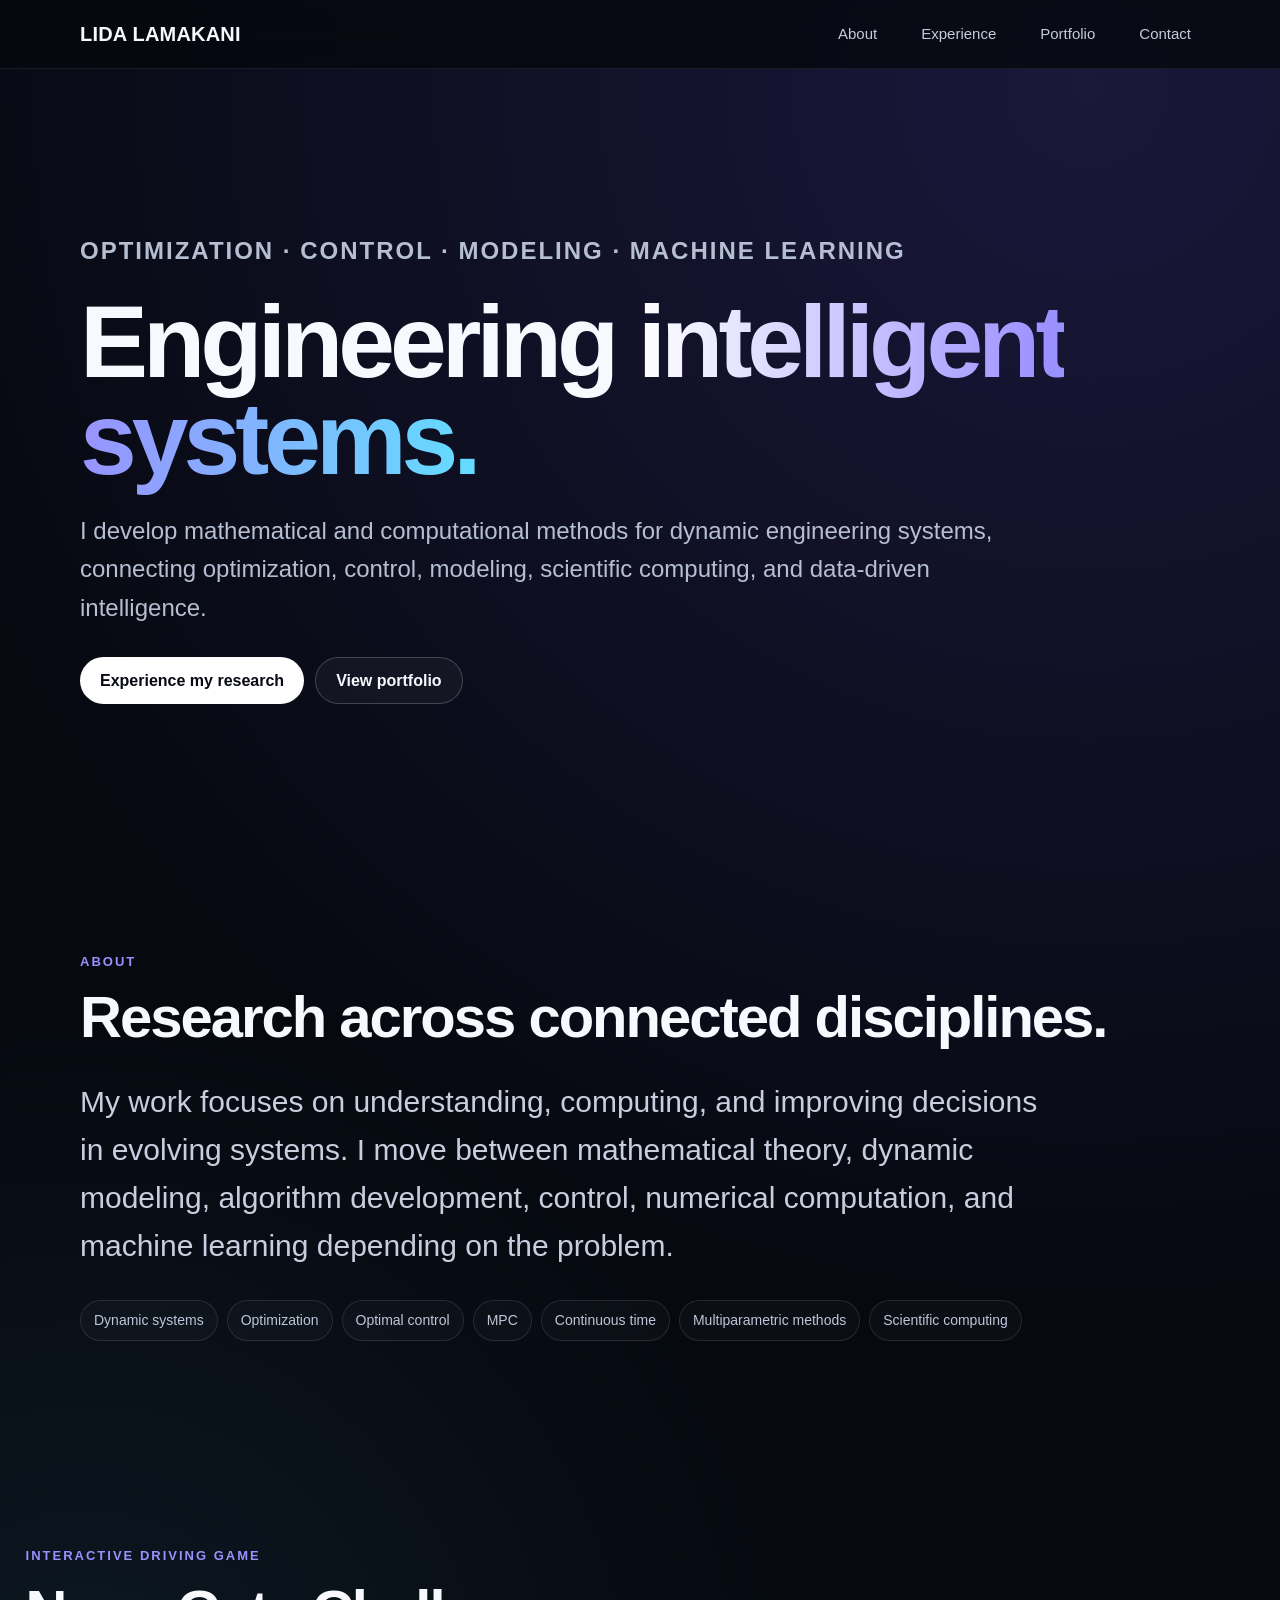
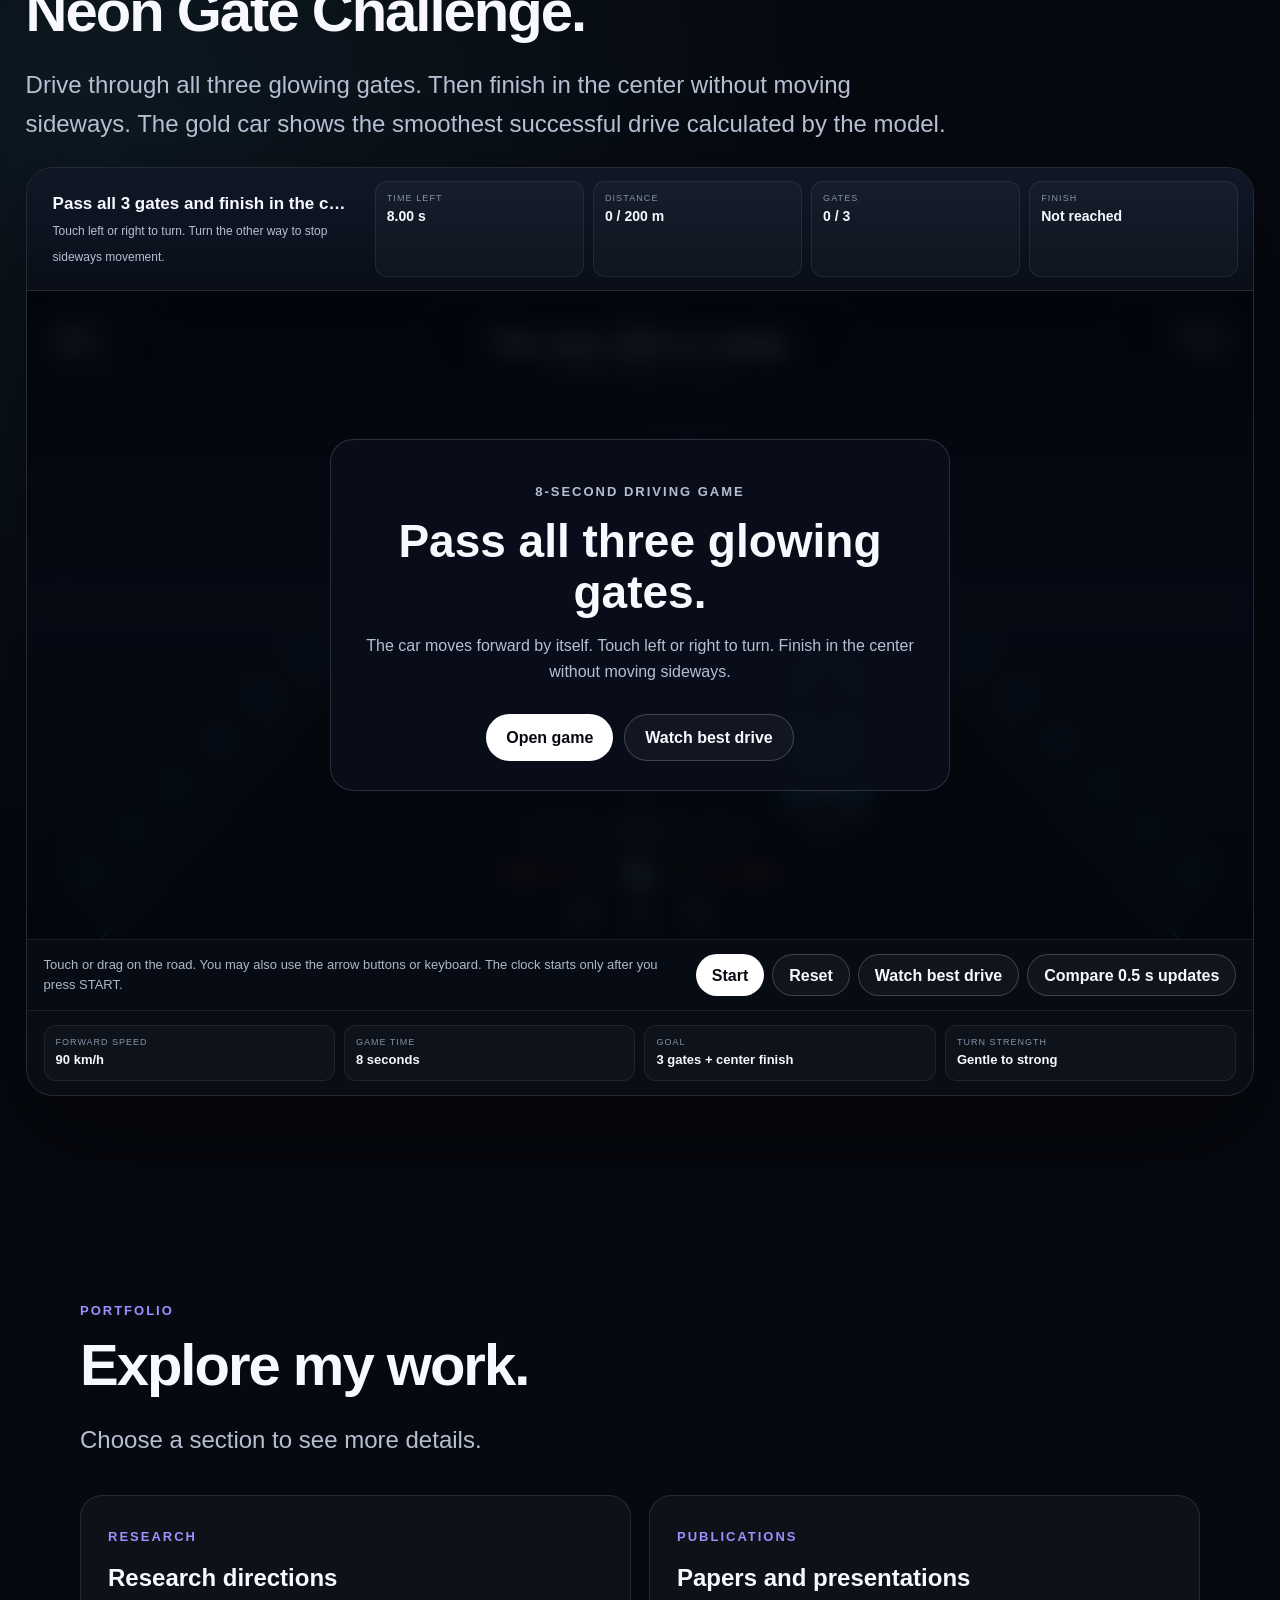
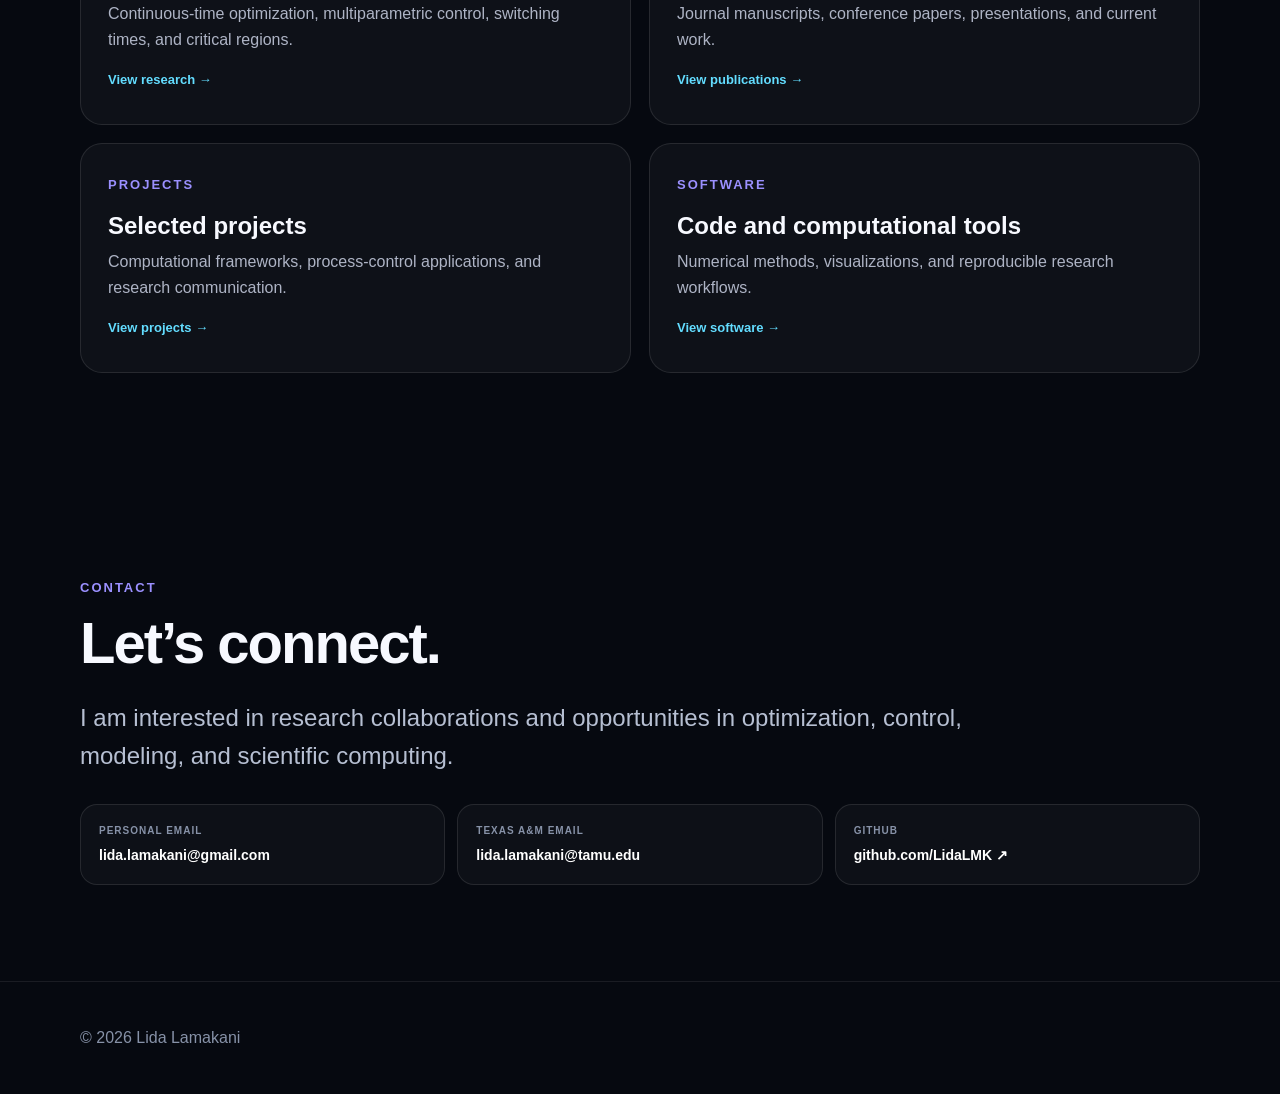
<file: index.html>
<!DOCTYPE html>
<html lang="en">
<head>
<meta charset="UTF-8">
<meta name="viewport" content="width=device-width,initial-scale=1,viewport-fit=cover">
<title>Lida Lamakani | Dynamic Optimization and Intelligent Control</title>
<meta name="description" content="Research portfolio of Lida Lamakani in continuous-time dynamic optimization, multiparametric control, scientific computing, and intelligent systems.">

<style>
:root{
  --bg:#060910;
  --panel:#0b111d;
  --panel2:#101827;
  --text:#f7f9ff;
  --muted:#b6bfd2;
  --sub:#8792a8;
  --line:rgba(255,255,255,.10);
  --cyan:#63ddff;
  --violet:#9b90ff;
  --gold:#ffd166;
  --green:#76efb2;
  --red:#ff7087;
  --road:#111923;
}
*{box-sizing:border-box}
html{scroll-behavior:smooth}
body{
  margin:0;
  overflow-x:hidden;
  color:var(--text);
  font-family:Inter,Arial,Helvetica,sans-serif;
  line-height:1.6;
  background:
    radial-gradient(circle at 85% 2%,rgba(117,89,255,.18),transparent 28%),
    radial-gradient(circle at 7% 40%,rgba(99,221,255,.07),transparent 25%),
    var(--bg);
}
a{color:inherit;text-decoration:none}
button,input{font:inherit}
button{color:inherit}
.container{width:min(1120px,90%);margin:auto}
.wide{width:min(1320px,96%);margin:auto}
header{
  position:sticky;top:0;z-index:100;
  border-bottom:1px solid rgba(255,255,255,.08);
  background:rgba(6,9,16,.86);
  backdrop-filter:blur(16px)
}
nav{min-height:68px;display:flex;align-items:center;justify-content:space-between}
.logo{font-weight:900;font-size:20px;letter-spacing:.2px}
.nav{display:flex;gap:26px;color:#c7ccdc;font-size:15px}
.nav a{
  padding:7px 9px;border-radius:9px;transition:.2s
}
.nav a:hover{
  color:#fff;background:rgba(255,255,255,.06)
}
section{scroll-margin-top:86px}
section{padding:96px 0}
.hero{min-height:86vh;display:flex;align-items:center}
.eyebrow,.label{
  color:var(--violet);font-size:13px;font-weight:900;
  letter-spacing:2px;text-transform:uppercase
}
h1{margin:0;font-size:clamp(50px,8.5vw,102px);line-height:.95;letter-spacing:-5px}
h2{margin:12px 0 24px;font-size:clamp(34px,5vw,58px);line-height:1.08;letter-spacing:-2px}
.gradient{
  color:transparent;
  background:linear-gradient(90deg,#fff,var(--violet),var(--cyan));
  -webkit-background-clip:text;background-clip:text
}
.hero p,.section-copy{max-width:930px;color:var(--muted);font-size:clamp(18px,2vw,24px)}
.about{max-width:970px;color:#c8cede;font-size:clamp(20px,2.8vw,30px)}
.buttons{display:flex;flex-wrap:wrap;gap:11px;margin-top:30px}
.btn{
  min-height:47px;padding:0 20px;border:0;border-radius:999px;
  display:inline-flex;align-items:center;justify-content:center;
  font-weight:900;cursor:pointer;transition:.2s
}
.btn:hover{transform:translateY(-2px)}
.btn:disabled{opacity:.42;cursor:not-allowed;transform:none}
.primary{background:#fff;color:#070a12}
.secondary{border:1px solid rgba(255,255,255,.2);background:rgba(255,255,255,.04)}
.cyan-btn{background:var(--cyan);color:#061018}
.fade{opacity:0;transform:translateY(22px);transition:.8s}
.fade.show{opacity:1;transform:none}
.hidden{display:none!important}
.tags{display:flex;flex-wrap:wrap;gap:9px;margin-top:24px}
.tag{
  padding:8px 13px;border:1px solid rgba(255,255,255,.11);
  border-radius:999px;background:rgba(255,255,255,.025);
  color:#bec5d7;font-size:14px
}

/* =========================================================
   GAME
   ========================================================= */
.game-shell{
  overflow:hidden;border:1px solid rgba(255,255,255,.12);
  border-radius:27px;background:#080d16;
  box-shadow:0 38px 100px rgba(0,0,0,.46)
}
.game-hud{
  display:grid;grid-template-columns:1.55fr repeat(4,1fr);
  gap:9px;padding:13px 15px;
  border-bottom:1px solid rgba(255,255,255,.08);
  background:linear-gradient(#101827,#090e18)
}
.game-hud>div{
  min-width:0;padding:9px 11px;border:1px solid rgba(255,255,255,.075);
  border-radius:12px;background:rgba(255,255,255,.028)
}
.game-hud .mission{border:0;background:none}
.game-hud small{display:block;color:var(--sub);font-size:9px;letter-spacing:1.1px;text-transform:uppercase}
.game-hud strong{display:block;white-space:nowrap;overflow:hidden;text-overflow:ellipsis;font-size:14px}
.mission strong{font-size:17px}
.mission span{color:var(--muted);font-size:12px}
.game-scene{
  position:relative;height:min(680px,72vh);min-height:530px;
  overflow:hidden;touch-action:none;user-select:none;
  background:linear-gradient(#030713,#101a2c 50%,#060a12)
}
#roadCanvas{position:absolute;inset:0;width:100%;height:100%;display:block}
.story-card{
  position:absolute;z-index:36;top:12px;left:50%;
  width:min(430px,calc(100% - 150px));transform:translateX(-50%);
  padding:9px 13px;text-align:center;
  border:1px solid rgba(255,255,255,.12);border-radius:15px;
  background:rgba(6,10,18,.82);backdrop-filter:blur(10px);
  pointer-events:none
}
.story-card.flash{animation:storyPop .35s}
@keyframes storyPop{
  0%{transform:translateX(-50%) scale(.97);opacity:.55}
  70%{transform:translateX(-50%) scale(1.01)}
  100%{transform:translateX(-50%) scale(1);opacity:1}
}
.story-card span{display:block;color:#c8cfff;font-size:9px;font-weight:900;letter-spacing:1.4px}
.story-card b{display:block;font-size:clamp(18px,2.2vw,28px);line-height:1.15}
.story-card p{margin:3px 0 0;color:#bbc4d7;font-size:12px;line-height:1.35}
.score-chip{
  position:absolute;z-index:35;left:12px;top:12px;width:132px;
  padding:9px 11px;border:1px solid rgba(255,255,255,.1);
  border-radius:14px;background:rgba(6,10,18,.80);backdrop-filter:blur(9px);
  pointer-events:none
}
.score-chip small{display:block;color:var(--sub);font-size:9px;letter-spacing:1px;text-transform:uppercase}
.score-chip strong{display:block;font-size:22px;line-height:1.1}
.score-chip span{display:block;color:#bfc7d8;font-size:10px}
.next-gate{
  position:absolute;z-index:35;right:12px;top:12px;width:132px;
  padding:9px 11px;text-align:right;border:1px solid rgba(255,255,255,.1);
  border-radius:14px;background:rgba(6,10,18,.80);backdrop-filter:blur(9px);
  pointer-events:none
}
.next-gate small{display:block;color:var(--sub);font-size:9px;letter-spacing:1px;text-transform:uppercase}
.next-gate strong{display:block;font-size:17px;line-height:1.2}
.next-gate span{display:block;color:#bfc7d8;font-size:10px}
.car{
  position:absolute;z-index:26;width:112px;
  transform:translate(-50%,-50%);
  filter:drop-shadow(0 18px 20px rgba(0,0,0,.58));
  pointer-events:none;opacity:1
}
.car.gold{z-index:25;width:104px;opacity:0}
.car.purple{z-index:27;width:92px;opacity:0}
.car.show{opacity:1}
.car.purple.show{
  opacity:.86;
  filter:
    drop-shadow(0 0 7px rgba(155,144,255,.95))
    drop-shadow(0 18px 20px rgba(0,0,0,.58));
}
.car svg{display:block;width:100%;overflow:visible}
.car .brake{opacity:.55}
.car-label{
  position:absolute;z-index:31;padding:4px 8px;
  border:1px solid rgba(255,255,255,.13);border-radius:999px;
  background:rgba(4,7,13,.78);font-size:9px;font-weight:900;
  white-space:nowrap;transform:translateX(-50%);opacity:0;pointer-events:none
}
.car-label.show{opacity:1}
.touch-layer{position:absolute;z-index:22;inset:0;touch-action:none;cursor:crosshair}
.touch-guide{
  position:absolute;z-index:33;left:50%;bottom:92px;transform:translateX(-50%);
  width:min(450px,calc(100% - 150px));padding:7px 11px;text-align:center;
  border:1px solid rgba(99,221,255,.18);border-radius:999px;
  background:rgba(5,9,16,.68);color:#c8f5ff;font-size:11px;font-weight:800;
  pointer-events:none;transition:.25s
}
.touch-guide.hide{opacity:0}
.steering-mini{
  position:absolute;z-index:34;left:50%;bottom:53px;transform:translateX(-50%);
  width:min(330px,calc(100% - 170px));height:25px;padding:0 9px;
  display:flex;align-items:center;gap:8px;border-radius:999px;
  border:1px solid rgba(255,255,255,.1);background:rgba(6,10,18,.80);
  pointer-events:none
}
.steering-mini span{font-size:9px;color:var(--sub);font-weight:900}
.steering-track{position:relative;flex:1;height:5px;border-radius:99px;background:linear-gradient(90deg,var(--red),rgba(255,255,255,.18) 50%,var(--red))}
.steering-knob{
  position:absolute;left:50%;top:50%;width:15px;height:15px;
  border:3px solid #fff;border-radius:50%;background:var(--cyan);
  transform:translate(-50%,-50%);box-shadow:0 0 13px rgba(99,221,255,.8)
}
.micro-controls{
  position:absolute;z-index:40;left:50%;bottom:10px;transform:translateX(-50%);
  display:flex;gap:7px
}
.micro-control{
  width:52px;height:36px;border:1px solid rgba(255,255,255,.17);
  border-radius:12px;background:rgba(7,11,19,.78);backdrop-filter:blur(8px);
  color:#fff;font-size:18px;font-weight:900;cursor:pointer;touch-action:none
}
.micro-control:active,.micro-control.active{border-color:var(--cyan);background:rgba(99,221,255,.17)}
.overlay{
  position:absolute;z-index:70;inset:0;display:grid;place-items:center;
  padding:22px;background:rgba(3,6,12,.82);backdrop-filter:blur(12px);
  transition:.28s
}
.overlay.off{opacity:0;visibility:hidden;pointer-events:none}
.overlay-card{
  width:min(620px,100%);padding:29px;text-align:center;
  border:1px solid rgba(255,255,255,.14);border-radius:23px;
  background:rgba(9,14,26,.97)
}
.overlay-card h3{margin:7px 0 12px;font-size:clamp(29px,4.5vw,46px);line-height:1.1}
.overlay-card p{color:var(--muted)}
.result-grid{display:grid;grid-template-columns:repeat(4,1fr);gap:8px;margin:17px 0}
.result-grid div{padding:11px;border-radius:12px;background:rgba(255,255,255,.045)}
.result-grid small{display:block;color:var(--sub);font-size:10px}
.result-grid strong{display:block}
.game-bar{
  display:flex;align-items:center;justify-content:space-between;gap:13px;
  padding:14px 17px;border-top:1px solid rgba(255,255,255,.08);
  background:#070b13
}
.game-bar p{margin:0;color:#aeb7ca;font-size:13px}
.game-actions{display:flex;gap:8px;flex:none}
.game-actions .btn{min-height:42px;padding:0 16px}
.model-strip{
  display:grid;grid-template-columns:repeat(4,1fr);gap:9px;
  padding:14px 17px;border-top:1px solid rgba(255,255,255,.08)
}
.model-strip div{padding:9px 11px;border:1px solid rgba(255,255,255,.075);border-radius:12px;background:rgba(255,255,255,.025)}
.model-strip small{display:block;color:var(--sub);font-size:9px;letter-spacing:1px;text-transform:uppercase}
.model-strip strong{display:block;font-size:13px}

/* =========================================================
   REVEAL
   ========================================================= */
.reveal{
  margin-top:30px;padding:27px;border:1px solid var(--line);
  border-radius:24px;background:rgba(255,255,255,.025)
}
.summary-grid{display:grid;grid-template-columns:repeat(4,1fr);gap:10px;margin:17px 0 26px}
.summary-grid div{padding:13px;border:1px solid rgba(255,255,255,.08);border-radius:14px;background:rgba(255,255,255,.03)}
.summary-grid small{display:block;color:var(--sub);font-size:10px}
.summary-grid strong{display:block;font-size:16px}
.insight-grid{display:grid;grid-template-columns:repeat(3,1fr);gap:13px;margin:20px 0 34px}
.insight-grid article{padding:18px;border:1px solid rgba(255,255,255,.08);border-radius:17px;background:rgba(255,255,255,.028)}
.insight-grid h4{margin:0 0 7px;font-size:19px}
.insight-grid p{margin:0;color:var(--muted);font-size:13px}
.insight-grid div{margin-top:10px;padding:9px;border-radius:10px;background:rgba(255,255,255,.04);font-size:12px}
.legend{display:flex;flex-wrap:wrap;gap:8px;margin:13px 0 18px}
.legend-chip{display:inline-flex;align-items:center;gap:7px;padding:6px 10px;border:1px solid rgba(255,255,255,.09);border-radius:999px;background:rgba(255,255,255,.025);font-size:11px}
.swatch{width:26px;height:4px;border-radius:99px}
.swatch.blue{background:var(--cyan)}
.swatch.gold{background:var(--gold)}
.swatch.purple{background:var(--violet)}
.plot-stack{display:grid;gap:50px}
.plot-card{
  width:min(100%,980px);margin:0 auto;padding:20px;
  border:1px solid rgba(255,255,255,.08);border-radius:19px;
  background:rgba(255,255,255,.022)
}
.plot-card strong{display:block;margin-bottom:12px;font-size:16px}
.plot-card canvas{
  display:block;width:100%;height:320px;border:1px solid rgba(255,255,255,.075);
  border-radius:15px;background:#050912
}
.param-panel{margin-top:38px;padding-top:30px;border-top:1px solid rgba(255,255,255,.08)}
.param-grid{display:grid;grid-template-columns:.85fr 1.15fr;gap:14px}
.param-card{padding:17px;border:1px solid rgba(255,255,255,.08);border-radius:18px;background:rgba(255,255,255,.025)}
.slider-row{display:flex;justify-content:space-between;gap:10px;margin-bottom:10px}
.slider-row strong{font-size:18px}
input[type=range]{width:100%;accent-color:var(--cyan)}
.scenario-buttons{display:grid;grid-template-columns:repeat(3,1fr);gap:8px;margin-top:13px}
.scenario-btn{padding:10px 8px;border:1px solid rgba(255,255,255,.11);border-radius:12px;background:rgba(255,255,255,.03);cursor:pointer;font-weight:800}
.scenario-btn.active{border-color:var(--cyan);background:rgba(99,221,255,.10)}
.param-preview{position:relative;height:310px;overflow:hidden;border:1px solid rgba(255,255,255,.075);border-radius:15px;background:#050912}
.preview-badge{
  position:absolute;z-index:3;top:10px;left:50%;transform:translateX(-50%);
  padding:6px 10px;border:1px solid rgba(255,209,102,.25);
  border-radius:999px;background:rgba(5,9,16,.82);
  color:#ffe7a0;font-size:10px;font-weight:900;white-space:nowrap
}
#paramCanvas{width:100%;height:100%;display:block}
.preview-help{
  position:absolute;z-index:3;left:50%;bottom:9px;transform:translateX(-50%);
  width:max-content;max-width:calc(100% - 22px);
  padding:5px 9px;border-radius:999px;
  background:rgba(5,9,16,.84);color:#c5cede;
  border:1px solid rgba(255,255,255,.08);
  font-size:10px;font-weight:800;text-align:center
}
.plot-note{
  margin:-5px 0 12px;color:#aeb8ca;font-size:12px;line-height:1.45
}
.tech-note{
  margin-top:20px;padding:20px;border:1px solid rgba(118,239,178,.24);
  border-radius:17px;background:rgba(118,239,178,.055);color:#d8fbe8
}
.tech-note>strong{display:block;margin-bottom:5px;font-size:22px}
.formulation-intro{margin:0 0 14px;color:#c7d3df;font-size:13px}
.formulation-grid{
  display:grid;grid-template-columns:repeat(2,minmax(0,1fr));
  gap:10px
}
.formula-card{
  padding:14px;border:1px solid rgba(255,255,255,.10);
  border-radius:14px;background:rgba(5,10,16,.48)
}
.wide-formula-card{grid-column:1/-1}
.formula-label{
  display:block;color:var(--green);font-size:9px;font-weight:900;
  letter-spacing:1.2px;text-transform:uppercase
}
.formula-main{
  margin:5px 0 6px;color:#fff;
  font-size:clamp(18px,2.3vw,26px);font-weight:850;line-height:1.35
}
.formula-card p{
  margin:0;color:#bdc7d8;font-size:12px;line-height:1.48
}
.gate-formulas{
  display:grid;grid-template-columns:repeat(3,1fr);gap:8px;
  margin:7px 0 8px
}
.gate-formulas div{
  padding:9px;border-radius:10px;
  background:rgba(255,255,255,.04);
  color:#f4f7ff;font-size:12px;line-height:1.45
}
.gold-result-note{
  margin-top:11px;padding:11px 13px;border-radius:12px;
  border:1px solid rgba(255,209,102,.22);
  background:rgba(255,209,102,.065);
  color:#fff1bd;font-size:12px;line-height:1.55
}
.constraint-check{
  margin-top:11px;padding:14px;border:1px solid rgba(118,239,178,.22);
  border-radius:14px;background:rgba(5,10,16,.42)
}
.constraint-check-title{
  display:flex;align-items:center;justify-content:space-between;gap:12px
}
.constraint-check-title span{
  display:block;color:var(--sub);font-size:9px;font-weight:900;
  letter-spacing:1.1px;text-transform:uppercase
}
.constraint-check-title strong{display:block;color:#fff;font-size:17px}
.constraint-check-title>b{
  flex:none;padding:6px 9px;border-radius:999px;
  border:1px solid rgba(118,239,178,.30);
  background:rgba(118,239,178,.10);color:#bdf5d5;font-size:11px
}
.constraint-check>p{margin:9px 0;color:#bdc7d8;font-size:12px}
.constraint-table-wrap{overflow-x:auto}
.constraint-table{
  width:100%;border-collapse:collapse;min-width:590px;
  font-size:11px
}
.constraint-table th,.constraint-table td{
  padding:8px 9px;text-align:left;
  border-bottom:1px solid rgba(255,255,255,.07)
}
.constraint-table th{
  color:#939fb3;font-size:9px;letter-spacing:.8px;text-transform:uppercase
}
.constraint-table td{color:#d7deea}
.constraint-table td:last-child{font-weight:900;color:#bdf5d5}
.constraint-check small{
  display:block;margin-top:10px;color:#bfe9d2;font-size:11px;line-height:1.5
}
.method-footnote{margin:11px 0 0;color:#bfe9d2;font-size:12px;line-height:1.5}
.mp-why{
  margin:20px 0 18px;padding:18px;border:1px solid rgba(155,144,255,.28);
  border-radius:17px;background:
    radial-gradient(circle at 92% 10%,rgba(155,144,255,.14),transparent 32%),
    rgba(155,144,255,.055)
}
.mp-why>strong{display:block;font-size:21px;margin-bottom:7px}
.mp-why p{margin:0;color:var(--muted);font-size:14px}
.mp-flow{
  display:grid;grid-template-columns:1fr auto 1fr auto 1fr;gap:9px;
  align-items:center;margin-top:14px
}
.mp-flow span{
  min-height:58px;padding:10px 12px;display:grid;place-items:center;text-align:center;
  border:1px solid rgba(255,255,255,.10);border-radius:13px;
  background:rgba(255,255,255,.035);font-size:12px;font-weight:850
}
.mp-flow b{color:var(--cyan);font-size:20px}
.mp-honesty{
  margin-top:12px;padding:10px 12px;border-left:3px solid var(--cyan);
  background:rgba(99,221,255,.055);color:#c8f5ff;font-size:12px
}


/* =========================================================
   PORTFOLIO
   ========================================================= */
.portal-grid{display:grid;grid-template-columns:repeat(2,1fr);gap:18px;margin-top:36px}
.portal{min-height:230px;padding:27px;border:1px solid var(--line);border-radius:22px;background:rgba(255,255,255,.035);transition:.3s}
.portal:hover{transform:translateY(-5px);border-color:rgba(155,144,255,.55)}
.portal h3{margin:14px 0 9px;font-size:24px;line-height:1.22}
.portal p{color:#aeb4c5;margin:0}
.work-type{
  display:inline-flex;padding:6px 9px;border-radius:999px;
  background:rgba(155,144,255,.10);
  border:1px solid rgba(155,144,255,.22);
  color:#d6d1ff;font-size:10px;font-weight:900;
  letter-spacing:1px;text-transform:uppercase
}
.work-tags{display:flex;flex-wrap:wrap;gap:6px;margin-top:16px}
.work-tags span{
  padding:6px 9px;border-radius:999px;
  border:1px solid rgba(255,255,255,.08);
  background:rgba(255,255,255,.025);
  color:#bfc7d7;font-size:11px
}
.portal-link{
  display:inline-block;margin-top:18px;
  color:var(--cyan);font-weight:900;font-size:13px
}
.portal-more{
  display:inline-block;margin-top:18px;
  color:var(--cyan);font-size:13px;font-weight:900
}
.software-portal{border-color:rgba(99,221,255,.18)}
.contact-links{
  display:grid;grid-template-columns:repeat(3,minmax(0,1fr));
  gap:12px;margin-top:28px
}
.contact-card{
  padding:18px;border:1px solid rgba(255,255,255,.10);
  border-radius:17px;background:rgba(255,255,255,.03);
  transition:.25s;overflow-wrap:anywhere
}
.contact-card:hover{
  transform:translateY(-3px);
  border-color:rgba(99,221,255,.38)
}
.contact-card span{
  display:block;color:var(--sub);font-size:10px;font-weight:900;
  letter-spacing:1px;text-transform:uppercase
}
.contact-card strong{
  display:block;margin-top:5px;color:#fff;font-size:14px
}
footer{padding:43px 0;border-top:1px solid rgba(255,255,255,.08);color:var(--sub)}

@media(max-width:980px){
  .game-hud{grid-template-columns:repeat(2,1fr)}
  .game-hud .mission{grid-column:1/-1}
  .model-strip,.summary-grid{grid-template-columns:repeat(2,1fr)}
  .insight-grid,.param-grid{grid-template-columns:1fr}
}
@media(max-width:760px){
  nav{
    min-height:auto;flex-wrap:wrap;gap:6px;
    padding:8px 0 9px
  }
  .logo{
    width:100%;text-align:center;font-size:16px
  }
  .nav{
    display:grid;width:100%;
    grid-template-columns:repeat(4,minmax(0,1fr));
    gap:4px;font-size:12px
  }
  .nav a{
    padding:7px 2px;text-align:center;
    border:1px solid rgba(255,255,255,.07);
    background:rgba(255,255,255,.025)
  }
  section{scroll-margin-top:104px}
  h1{letter-spacing:-3px}
  section{padding:78px 0}
  .wide{width:98%}
  .game-scene{height:68vh;min-height:520px}
  .story-card{
    top:8px;width:min(310px,calc(100% - 118px));
    padding:7px 9px
  }
  .story-card b{font-size:17px}
  .story-card p{font-size:10px}
  .score-chip,.next-gate{top:8px;width:96px;padding:7px 8px}
  .score-chip strong{font-size:17px}
  .next-gate strong{font-size:13px}
  .score-chip span,.next-gate span{display:none}
  .touch-guide{bottom:78px;width:min(300px,calc(100% - 90px));font-size:10px}
  .steering-mini{bottom:45px;width:min(260px,calc(100% - 100px))}
  .micro-controls{bottom:7px}
  .micro-control{width:46px;height:33px}
  .car{width:92px}.car.gold,.car.purple{width:88px}
  .game-bar{align-items:stretch;flex-direction:column}
  .game-actions{width:100%}
  .game-actions .btn{flex:1}
  .model-strip,.summary-grid,.result-grid{grid-template-columns:1fr}
  .plot-card{padding:12px}
  .plot-card canvas{height:280px}
  .portal-grid{grid-template-columns:1fr}
  .contact-links{grid-template-columns:1fr}
  .scenario-buttons{grid-template-columns:1fr}
  .formulation-grid{grid-template-columns:1fr}
  .wide-formula-card{grid-column:auto}
  .gate-formulas{grid-template-columns:1fr}
  .tech-note{padding:15px}
  .formula-card{padding:12px}
  .mp-flow{grid-template-columns:1fr}
  .mp-flow b{transform:rotate(90deg);justify-self:center}

}
@media(max-width:500px){
  .game-scene{height:66vh;min-height:470px}
  .story-card{top:7px;max-width:230px}
  .story-card p{display:none}
  .score-chip small,.next-gate small{font-size:7px}
  .score-chip,.next-gate{width:78px}
  .score-chip span,.next-gate span{display:none}
  .touch-guide{bottom:72px}
  .steering-mini{bottom:42px}
  .micro-control{width:43px;height:31px;font-size:16px}
}
</style>
</head>

<body>
<header>
  <nav class="container">
    <a class="logo" href="#home">LIDA LAMAKANI</a>
    <div class="nav">
      <a href="#about">About</a>
      <a href="#experience">Experience</a>
      <a href="#portfolio">Portfolio</a>
      <a href="#contact">Contact</a>
    </div>
  </nav>
</header>

<main>
<section class="hero" id="home">
  <div class="container fade">
    <p class="eyebrow">Optimization · Control · Modeling · Machine Learning</p>
    <h1>Engineering <span class="gradient">intelligent systems.</span></h1>
    <p>
      I develop mathematical and computational methods for dynamic engineering systems,
      connecting optimization, control, modeling, scientific computing, and data-driven intelligence.
    </p>
    <div class="buttons">
      <a class="btn primary" href="#experience">Experience my research</a>
      <a class="btn secondary" href="#portfolio">View portfolio</a>
    </div>
  </div>
</section>

<section id="about">
  <div class="container fade">
    <p class="label">About</p>
    <h2>Research across connected disciplines.</h2>
    <p class="about">
      My work focuses on understanding, computing, and improving decisions in evolving systems.
      I move between mathematical theory, dynamic modeling, algorithm development, control,
      numerical computation, and machine learning depending on the problem.
    </p>
    <div class="tags">
      <span class="tag">Dynamic systems</span>
      <span class="tag">Optimization</span>
      <span class="tag">Optimal control</span>
      <span class="tag">MPC</span>
      <span class="tag">Continuous time</span>
      <span class="tag">Multiparametric methods</span>
      <span class="tag">Scientific computing</span>
    </div>
  </div>
</section>

<section id="experience">
  <div class="wide fade">
    <p class="label">Interactive driving game</p>
    <h2>Neon Gate Challenge.</h2>
    <p class="section-copy">
      Drive through all three glowing gates. Then finish in the center without moving sideways.
      The gold car shows the smoothest successful drive calculated by the model.
    </p>

    <div class="game-shell">
      <div class="game-hud">
        <div class="mission">
          <strong>Pass all 3 gates and finish in the center</strong>
          <span>Touch left or right to turn. Turn the other way to stop sideways movement.</span>
        </div>
        <div><small>Time left</small><strong id="hudTime">8.00 s</strong></div>
        <div><small>Distance</small><strong id="hudDistance">0 / 200 m</strong></div>
        <div><small>Gates</small><strong id="hudGates">0 / 3</strong></div>
        <div><small>Finish</small><strong id="hudFinish">Not reached</strong></div>
      </div>

      <div class="game-scene" id="gameScene">
        <canvas id="roadCanvas"></canvas>

        <div class="score-chip">
          <small>Turning effort</small>
          <strong id="effortValue">0.00</strong>
          <span>Lower is better</span>
        </div>

        <div class="story-card" id="storyCard">
          <span id="storyKicker">READY</span>
          <b id="storyTitle">Pass all three gates.</b>
          <p id="storyText">Touch left or right to turn. Lift your finger to stop turning.</p>
        </div>

        <div class="next-gate">
          <small>Next gate</small>
          <strong id="nextGateName">Gate 1</strong>
          <span id="nextGateTime">in 2.00 s</span>
        </div>

        <div class="car" id="playerCar"></div>
        <div class="car gold" id="goldCar"></div>
        <div class="car purple" id="purpleCar"></div>

        <div class="car-label" id="playerLabel">YOUR DRIVE</div>
        <div class="car-label" id="goldLabel">BEST PATH</div>
        <div class="car-label" id="purpleLabel">0.5 s UPDATES</div>

        <div class="touch-layer" id="touchLayer"></div>

        <div class="touch-guide" id="touchGuide">
          Touch the left or right side of the road to turn.
        </div>

        <div class="steering-mini">
          <span>L</span>
          <div class="steering-track"><i class="steering-knob" id="steeringKnob"></i></div>
          <span>R</span>
        </div>

        <div class="micro-controls" aria-label="Backup steering controls">
          <button class="micro-control" id="leftControl" aria-label="Turn left">◀</button>
          <button class="micro-control" id="straightControl" aria-label="Go straight">▲</button>
          <button class="micro-control" id="rightControl" aria-label="Turn right">▶</button>
        </div>

        <div class="overlay" id="introOverlay">
          <div class="overlay-card">
            <p class="label">8-second driving game</p>
            <h3>Pass all three glowing gates.</h3>
            <p>
              The car moves forward by itself. Touch left or right to turn.
              Finish in the center without moving sideways.
            </p>
            <div class="buttons" style="justify-content:center">
              <button class="btn primary" id="enterButton">Open game</button>
              <button class="btn secondary" id="watchButton">Watch best drive</button>
            </div>
          </div>
        </div>

        <div class="overlay off" id="resultOverlay">
          <div class="overlay-card">
            <p class="label">Your run</p>
            <h3 id="resultTitle">Run complete.</h3>
            <div class="result-grid">
              <div><small>Gates passed</small><strong id="resultGates">—</strong></div>
              <div><small>Distance from center</small><strong id="resultOffset">—</strong></div>
              <div><small>Sideways movement</small><strong id="resultHeading">—</strong></div>
              <div><small>Turning effort</small><strong id="resultEffort">—</strong></div>
            </div>
            <p id="resultText"></p>
            <p style="font-size:12px;color:#c8f5ff">Your drive and the best drive will replay next.</p>
          </div>
        </div>
      </div>

      <div class="game-bar">
        <p>
          Touch or drag on the road. You may also use the arrow buttons or keyboard.
          The clock starts only after you press START.
        </p>
        <div class="game-actions">
          <button class="btn primary" id="startButton">Start</button>
          <button class="btn secondary" id="resetButton">Reset</button>
          <button class="btn secondary" id="exactButton">Watch best drive</button>
          <button class="btn secondary" id="timingButton">Compare 0.5 s updates</button>
        </div>
      </div>

      <div class="model-strip">
        <div><small>Forward speed</small><strong>90 km/h</strong></div>
        <div><small>Game time</small><strong>8 seconds</strong></div>
        <div><small>Goal</small><strong>3 gates + center finish</strong></div>
        <div><small>Turn strength</small><strong>Gentle to strong</strong></div>
      </div>
    </div>

    <div class="reveal hidden" id="revealSection">
      <p class="label">What the game showed</p>
      <h2>The best drive is calculated, not drawn.</h2>

      <div class="summary-grid">
        <div><small>Best turning effort</small><strong id="bestEffort">—</strong></div>
        <div><small>First turn change</small><strong id="firstReversal">—</strong></div>
        <div><small>0.5-second turning effort</small><strong id="sampledEffort">—</strong></div>
        <div><small>Starting position</small><strong id="startParameter">—</strong></div>
      </div>

      <div class="insight-grid">
        <article>
          <h4>Why timing matters</h4>
          <p>The same turn, made too early or too late, can miss the next gate.</p>
          <div id="timeInsight">—</div>
        </article>
        <article>
          <h4>Why continuous control matters</h4>
          <p>Gold can change its turn at any moment. Purple can change only every 0.5 seconds.</p>
          <div id="continuousInsight">—</div>
        </article>
        <article>
          <h4>Why multiparametric optimization helps</h4>
          <p>A different starting position needs a different best drive. These answers can be calculated before the car starts.</p>
          <div id="parameterInsight">—</div>
        </article>
      </div>

      <div class="legend">
        <span class="legend-chip"><i class="swatch blue"></i>Your drive</span>
        <span class="legend-chip"><i class="swatch gold"></i>Best drive</span>
        <span class="legend-chip"><i class="swatch purple"></i>Updated every 0.5 seconds</span>
      </div>

      <div class="plot-stack">
        <div class="plot-card">
          <strong>Driving path</strong>
          <p class="plot-note">
            This chart and the gold car use the same calculated trajectory.
            A gate is the empty space between its two posts. The green PASS point shows
            where the center of the gold car crosses that gate.
          </p>
          <canvas id="pathChart"></canvas>
        </div>
        <div class="plot-card">
          <strong>Turn strength over time</strong>
          <canvas id="inputChart"></canvas>
        </div>
        <div class="plot-card">
          <strong>Best drive compared with 0.5-second updates</strong>
          <canvas id="timingChart"></canvas>
        </div>
      </div>

      <div class="param-panel">
        <p class="label">Why multiparametric optimization helps</p>
        <h2>Different starts need different best drives.</h2>
        <p class="section-copy">
          Solving the problem again for every new starting position can be slow.
          Multiparametric optimization calculates the answers in advance.
        </p>

        <div class="mp-why">
          <strong>Calculate first. Use the answer right away.</strong>
          <p>
            It groups starting positions that use the same type of best drive.
            It then stores the right control rule for each group.
          </p>

          <div class="mp-flow" aria-label="Multiparametric online control sequence">
            <span>Measure the starting position</span>
            <b>→</b>
            <span>Find its group<br>(critical region)</span>
            <b>→</b>
            <span>Use the stored control rule</span>
          </div>

          <div class="mp-honesty">
            This demo recalculates the answer when you move the slider so you can see the change.
            A full multiparametric controller would calculate all groups and rules before the car starts.
          </div>
        </div>

        <div class="param-grid">
          <div class="param-card">
            <div class="slider-row">
              <span>Starting position</span>
              <strong id="parameterValue">+2.30 m</strong>
            </div>
            <input id="parameterSlider" type="range" min="-3" max="3" value="2.3" step="0.05">
            <div class="scenario-buttons">
              <button class="scenario-btn" data-start="-2.7">Left start</button>
              <button class="scenario-btn" data-start="0">Center start</button>
              <button class="scenario-btn active" data-start="2.3">Right start</button>
            </div>
            <div style="margin-top:15px;color:var(--muted);font-size:13px" id="activeSetText">—</div>
            <div class="buttons">
              <button class="btn cyan-btn" id="loadScenarioButton">Use this start</button>
            </div>
          </div>

          <div class="param-card">
            <div class="param-preview">
              <div class="preview-badge">Same gold drive — course map</div>
              <canvas id="paramCanvas"></canvas>
              <div class="preview-help">
                Each gate is the empty space between two glowing posts.
              </div>
            </div>
          </div>
        </div>

        <div class="tech-note">
          <strong>How the best drive is calculated</strong>
          <p class="formulation-intro">
            The computer chooses the sideways acceleration <b>u(t)</b> over the 8-second drive.
          </p>

          <div class="formulation-grid">
            <div class="formula-card">
              <span class="formula-label">Objective</span>
              <div class="formula-main">
                Minimize&nbsp;
                J = ∫<sub>0</sub><sup>8</sup> u(t)<sup>2</sup> dt
              </div>
              <p>Use as little strong sideways movement as possible.</p>
            </div>

            <div class="formula-card">
              <span class="formula-label">Car model</span>
              <div class="formula-main">
                ẏ(t) = v(t), &nbsp;&nbsp; v̇(t) = u(t)
              </div>
              <p>
                <b>y</b> is sideways position, <b>v</b> is sideways speed,
                and <b>u</b> is sideways acceleration.
              </p>
            </div>

            <div class="formula-card">
              <span class="formula-label">Starting condition</span>
              <div class="formula-main">
                y(0) = y<sub>0</sub>, &nbsp;&nbsp; v(0) = 0
              </div>
              <p>The car starts at the selected position with no sideways movement.</p>
            </div>

            <div class="formula-card">
              <span class="formula-label">Finish condition</span>
              <div class="formula-main">
                y(8) = 0, &nbsp;&nbsp; v(8) = 0
              </div>
              <p>Finish in the center and stop moving sideways.</p>
            </div>

            <div class="formula-card wide-formula-card">
              <span class="formula-label">Gate conditions</span>
              <div class="gate-formulas">
                <div><b>Gate 1 at 2.0 s:</b> −2.0 ≤ y(2.0) ≤ −0.8 m</div>
                <div><b>Gate 2 at 4.1 s:</b> &nbsp;1.1 ≤ y(4.1) ≤ &nbsp;2.3 m</div>
                <div><b>Gate 3 at 6.2 s:</b> −1.8 ≤ y(6.2) ≤ −0.6 m</div>
              </div>
              <p>
                At each gate time, the center of the car must lie inside the listed range.
                Passing between the two gate posts satisfies the constraint.
              </p>
            </div>
          </div>

          <div class="gold-result-note">
            <b>Gold car:</b> among all drives that satisfy the model and every condition above,
            the gold drive has the smallest value of <b>J</b>. The gold car, gold road line,
            and gold charts all use the same calculated values of <b>y(t)</b>.
          </div>

          <div class="constraint-check">
            <div class="constraint-check-title">
              <div>
                <span>Automatic mathematical check</span>
                <strong id="constraintCheckTitle">Gold path verified</strong>
              </div>
              <b id="constraintCheckBadge">PASS ✓</b>
            </div>

            <p>
              The equations limit the <b>center of the car</b>. The glowing gate is wider
              so the full car has room to pass.
            </p>

            <div class="constraint-table-wrap">
              <table class="constraint-table">
                <thead>
                  <tr>
                    <th>Check</th>
                    <th>Gold value</th>
                    <th>Required range</th>
                    <th>Result</th>
                  </tr>
                </thead>
                <tbody>
                  <tr>
                    <td>Gate 1</td>
                    <td id="checkGate1Value">—</td>
                    <td>−2.00 to −0.80 m</td>
                    <td id="checkGate1Result">—</td>
                  </tr>
                  <tr>
                    <td>Gate 2</td>
                    <td id="checkGate2Value">—</td>
                    <td>1.10 to 2.30 m</td>
                    <td id="checkGate2Result">—</td>
                  </tr>
                  <tr>
                    <td>Gate 3</td>
                    <td id="checkGate3Value">—</td>
                    <td>−1.80 to −0.60 m</td>
                    <td id="checkGate3Result">—</td>
                  </tr>
                  <tr>
                    <td>Finish position</td>
                    <td id="checkFinishPosition">—</td>
                    <td>0.00 m</td>
                    <td id="checkFinishResult">—</td>
                  </tr>
                  <tr>
                    <td>Finish sideways speed</td>
                    <td id="checkFinishSpeed">—</td>
                    <td>0.00 m/s</td>
                    <td id="checkFinishSpeedResult">—</td>
                  </tr>
                </tbody>
              </table>
            </div>

            <small id="constraintClearanceText">
              —
            </small>
          </div>

          <p class="method-footnote">
            This simple model is used to make the control idea easy to see.
          </p>
        </div>
      </div>
    </div>
  </div>
</section>

<section id="portfolio">
  <div class="container fade">
    <p class="label">Portfolio</p>
    <h2>Explore my work.</h2>
    <p class="section-copy">
      Choose a section to see more details.
    </p>

    <div class="portal-grid">
      <a class="portal" href="./research.html">
        <span class="label">Research</span>
        <h3>Research directions</h3>
        <p>
          Continuous-time optimization, multiparametric control,
          switching times, and critical regions.
        </p>
        <span class="portal-more">View research →</span>
      </a>

      <a class="portal" href="./publications.html">
        <span class="label">Publications</span>
        <h3>Papers and presentations</h3>
        <p>
          Journal manuscripts, conference papers,
          presentations, and current work.
        </p>
        <span class="portal-more">View publications →</span>
      </a>

      <a class="portal" href="./projects.html">
        <span class="label">Projects</span>
        <h3>Selected projects</h3>
        <p>
          Computational frameworks, process-control applications,
          and research communication.
        </p>
        <span class="portal-more">View projects →</span>
      </a>

      <a class="portal" href="./software.html">
        <span class="label">Software</span>
        <h3>Code and computational tools</h3>
        <p>
          Numerical methods, visualizations,
          and reproducible research workflows.
        </p>
        <span class="portal-more">View software →</span>
      </a>
    </div>
  </div>
</section>

<section id="contact">
  <div class="container fade">
    <p class="label">Contact</p>
    <h2>Let’s connect.</h2>
    <p class="section-copy">
      I am interested in research collaborations and opportunities in optimization,
      control, modeling, and scientific computing.
    </p>

    <div class="contact-links">
      <a class="contact-card" href="mailto:lida.lamakani@gmail.com">
        <span>Personal email</span>
        <strong>lida.lamakani@gmail.com</strong>
      </a>

      <a class="contact-card" href="mailto:lida.lamakani@tamu.edu">
        <span>Texas A&amp;M email</span>
        <strong>lida.lamakani@tamu.edu</strong>
      </a>

      <a class="contact-card" href="https://github.com/LidaLMK" target="_blank" rel="noopener">
        <span>GitHub</span>
        <strong>github.com/LidaLMK ↗</strong>
      </a>
    </div>
  </div>
</section>
</main>

<footer><div class="container">© <span id="year"></span> Lida Lamakani</div></footer>

<script>
"use strict";

const $=id=>document.getElementById(id);
$("year").textContent=new Date().getFullYear();

const fadeObserver=new IntersectionObserver(entries=>{
  entries.forEach(entry=>{if(entry.isIntersecting)entry.target.classList.add("show")});
},{threshold:.12});
document.querySelectorAll(".fade").forEach(el=>fadeObserver.observe(el));

const CFG={
  T:8,
  speed:25,
  roadHalf:4.5,
  uMax:8.5,
  visualSteerDeg:8,
  gateTimes:[2.0,4.1,6.2],
  gateCenters:[-1.4,1.7,-1.2],

  // The optimization constrains the CENTER of the car.
  gateHalf:[.6,.6,.6],

  // The glowing posts are farther apart so the whole car clears them.
  carHalfWidth:.30,
  gateSafetyGap:.10,
  gateOpeningHalf:[1.0,1.0,1.0],
  finishY:0,
  finishVy:0,
  sampledDt:.5
};

const DPR=Math.min(window.devicePixelRatio||1,2);
let roadCtx=null,roadW=0,roadH=0,roadOffset=0;
let selectedStart=2.3;
let exactPlan=null;
let playerHistory=[];
let exactHistory=[];
let sampledModel=null;
let sampledHistory=[];
let sampledInputHistory=[];
let autoFrame=null;
let timers=[];
let mode="idle";

const game={
  running:false,
  t:0,
  y:selectedStart,
  vy:0,
  u:0,
  effort:0,
  gates:[false,false,false],
  gateErrors:[null,null,null],
  offRoad:false,
  lastFrame:performance.now()
};

const input={
  pointer:null,
  u:0,
  keyLeft:false,
  keyRight:false
};

function clamp(v,a,b){return Math.max(a,Math.min(b,v))}
function fmt(v,d=2){return Number.isFinite(v)?v.toFixed(d):"—"}
function signed(v,d=2,suffix=""){return `${v>=0?"+":""}${fmt(v,d)}${suffix}`}
function later(fn,ms){const id=setTimeout(fn,ms);timers.push(id);return id}
function clearAutomation(){
  timers.splice(0).forEach(clearTimeout);
  if(autoFrame){cancelAnimationFrame(autoFrame);autoFrame=null}
}
function story(kicker,title,text){
  $("storyKicker").textContent=kicker;
  $("storyTitle").textContent=title;
  $("storyText").textContent=text;
  $("storyCard").classList.remove("flash");
  void $("storyCard").offsetWidth;
  $("storyCard").classList.add("flash");
}

function carSvg(main,dark,glass="#17324a"){
  const uid=Math.random().toString(36).slice(2);
  return `
  <svg viewBox="0 0 180 330" aria-hidden="true">
    <defs>
      <linearGradient id="body-${uid}" x1="0" y1="0" x2="0" y2="1">
        <stop offset="0" stop-color="#f2fdff"/>
        <stop offset=".16" stop-color="${main}"/>
        <stop offset=".64" stop-color="${dark}"/>
        <stop offset="1" stop-color="#03111c"/>
      </linearGradient>
      <linearGradient id="glass-${uid}" x1="0" y1="0" x2="0" y2="1">
        <stop offset="0" stop-color="#477493"/>
        <stop offset="1" stop-color="#030912"/>
      </linearGradient>
      <filter id="glow-${uid}" x="-100%" y="-100%" width="300%" height="300%">
        <feGaussianBlur stdDeviation="4" result="b"/>
        <feMerge><feMergeNode in="b"/><feMergeNode in="SourceGraphic"/></feMerge>
      </filter>
    </defs>
    <ellipse cx="90" cy="297" rx="68" ry="22" fill="#000" opacity=".46"/>
    <rect x="15" y="72" width="18" height="72" rx="8" fill="#02040a"/>
    <rect x="147" y="72" width="18" height="72" rx="8" fill="#02040a"/>
    <rect x="15" y="210" width="18" height="70" rx="8" fill="#02040a"/>
    <rect x="147" y="210" width="18" height="70" rx="8" fill="#02040a"/>
    <path d="M90 8C124 8 148 31 154 63L161 247C160 286 133 315 90 322C47 315 20 286 19 247L26 63C32 31 56 8 90 8Z" fill="url(#body-${uid})" stroke="rgba(255,255,255,.40)" stroke-width="2"/>
    <path d="M49 72C57 42 69 28 90 28C111 28 123 42 131 72L122 119H58Z" fill="url(#glass-${uid})"/>
    <path d="M56 203H124L133 254C120 275 108 286 90 286C72 286 60 275 47 254Z" fill="url(#glass-${uid})"/>
    <path d="M41 145C64 132 116 132 139 145L136 196C113 207 67 207 44 196Z" fill="${main}" opacity=".72"/>
    <path d="M36 58L55 46L62 67L38 75Z" fill="#e8fbff" filter="url(#glow-${uid})"/>
    <path d="M144 58L125 46L118 67L142 75Z" fill="#e8fbff" filter="url(#glow-${uid})"/>
    <path class="brake" d="M35 265L58 273L53 293L30 281Z" fill="#ff3454"/>
    <path class="brake" d="M145 265L122 273L127 293L150 281Z" fill="#ff3454"/>
    <path d="M90 14V315" stroke="rgba(255,255,255,.20)" stroke-width="3"/>
    <path d="M46 126C69 118 111 118 134 126" fill="none" stroke="rgba(255,255,255,.34)" stroke-width="3"/>
    <path d="M45 229C68 238 112 238 135 229" fill="none" stroke="rgba(255,255,255,.22)" stroke-width="3"/>
    <rect x="65" y="292" width="50" height="17" rx="5" fill="#eefbff"/>
    <text x="90" y="304" text-anchor="middle" font-family="Arial" font-weight="900" font-size="10" fill="#071019">LIDA</text>
  </svg>`;
}
$("playerCar").innerHTML=carSvg("#23c8f4","#056f9f");
$("goldCar").innerHTML=carSvg("#ffd166","#a56a09","#2a210a");
$("purpleCar").innerHTML=carSvg("#9b90ff","#5546ad","#251f5b");

/* =========================================================
   EXACT MINIMUM-ENERGY SPLINE
   ========================================================= */

function solveLinear(A,b){
  const n=A.length;
  const M=A.map((row,i)=>[...row,b[i]]);
  for(let k=0;k<n;k++){
    let pivot=k;
    for(let i=k+1;i<n;i++)if(Math.abs(M[i][k])>Math.abs(M[pivot][k]))pivot=i;
    if(Math.abs(M[pivot][k])<1e-11)throw new Error("Singular system");
    [M[k],M[pivot]]=[M[pivot],M[k]];
    const d=M[k][k];
    for(let j=k;j<=n;j++)M[k][j]/=d;
    for(let i=0;i<n;i++){
      if(i===k)continue;
      const f=M[i][k];
      for(let j=k;j<=n;j++)M[i][j]-=f*M[k][j];
    }
  }
  return M.map(row=>row[n]);
}

function splineSecondDerivatives(times,values,startSlope=0,endSlope=0){
  const n=times.length-1;
  const h=Array.from({length:n},(_,i)=>times[i+1]-times[i]);
  const A=Array.from({length:n+1},()=>Array(n+1).fill(0));
  const b=Array(n+1).fill(0);

  A[0][0]=2*h[0];
  A[0][1]=h[0];
  b[0]=6*((values[1]-values[0])/h[0]-startSlope);

  for(let i=1;i<n;i++){
    A[i][i-1]=h[i-1];
    A[i][i]=2*(h[i-1]+h[i]);
    A[i][i+1]=h[i];
    b[i]=6*((values[i+1]-values[i])/h[i]-(values[i]-values[i-1])/h[i-1]);
  }

  A[n][n-1]=h[n-1];
  A[n][n]=2*h[n-1];
  b[n]=6*(endSlope-(values[n]-values[n-1])/h[n-1]);
  return solveLinear(A,b);
}

function splineEnergy(times,values,M){
  let E=0;
  for(let i=0;i<times.length-1;i++){
    const h=times[i+1]-times[i];
    E+=h/3*(M[i]*M[i]+M[i]*M[i+1]+M[i+1]*M[i+1]);
  }
  return E;
}

function splineState(plan,t){
  const times=plan.times,values=plan.values,M=plan.M;
  const tt=clamp(t,times[0],times.at(-1));
  let i=times.length-2;
  for(let k=0;k<times.length-1;k++){
    if(tt<=times[k+1]+1e-10){i=k;break}
  }
  const h=times[i+1]-times[i];
  const a=(times[i+1]-tt)/h;
  const b=(tt-times[i])/h;

  const y=
    M[i]*Math.pow(times[i+1]-tt,3)/(6*h)+
    M[i+1]*Math.pow(tt-times[i],3)/(6*h)+
    (values[i]-M[i]*h*h/6)*a+
    (values[i+1]-M[i+1]*h*h/6)*b;

  const vy=
    -M[i]*Math.pow(times[i+1]-tt,2)/(2*h)+
    M[i+1]*Math.pow(tt-times[i],2)/(2*h)+
    (values[i+1]-values[i])/h-
    (M[i+1]-M[i])*h/6;

  const u=M[i]*a+M[i+1]*b;
  return{t:tt,y,vy,u};
}

function energyForWaypoints(start,waypoints){
  const times=[0,...CFG.gateTimes,CFG.T];
  const values=[start,...waypoints,0];
  const M=splineSecondDerivatives(times,values,0,0);
  return splineEnergy(times,values,M);
}

function quadraticEnergyModel(start){
  const m=3;
  const zero=[0,0,0];
  const c=energyForWaypoints(start,zero);
  const H=Array.from({length:m},()=>Array(m).fill(0));
  const f=Array(m).fill(0);
  const Eplus=[],Eminus=[];

  for(let i=0;i<m;i++){
    const ep=[0,0,0],em=[0,0,0];
    ep[i]=1;em[i]=-1;
    Eplus[i]=energyForWaypoints(start,ep);
    Eminus[i]=energyForWaypoints(start,em);
    H[i][i]=(Eplus[i]+Eminus[i]-2*c)/2;
    f[i]=(Eplus[i]-Eminus[i])/2;
  }
  for(let i=0;i<m;i++){
    for(let j=i+1;j<m;j++){
      const e=[0,0,0];e[i]=1;e[j]=1;
      H[i][j]=H[j][i]=(energyForWaypoints(start,e)-Eplus[i]-Eplus[j]+c)/2;
    }
  }
  return{H,f,c};
}

function enumerateStatuses(n){
  const out=[];
  const rec=(arr)=>{
    if(arr.length===n){out.push([...arr]);return}
    [-1,0,1].forEach(s=>{arr.push(s);rec(arr);arr.pop()});
  };
  rec([]);
  return out;
}

const STATUS_LIST=enumerateStatuses(3);

function verifyExactPlan(plan,tol=1e-7){
  const gateChecks=CFG.gateTimes.map((time,i)=>{
    const state=splineState(plan,time);
    const center=CFG.gateCenters[i];
    const allowedHalf=CFG.gateHalf[i];
    const openingHalf=CFG.gateOpeningHalf[i];
    const low=center-allowedHalf;
    const high=center+allowedHalf;

    const centerMargin=Math.min(state.y-low,high-state.y);
    const bodyClearance=
      openingHalf-Math.abs(state.y-center)-CFG.carHalfWidth;

    return{
      gate:i+1,
      time,
      y:state.y,
      low,
      high,
      centerMargin,
      bodyClearance,
      pass:state.y>=low-tol&&state.y<=high+tol&&bodyClearance>=-tol
    };
  });

  const start=splineState(plan,0);
  const finish=splineState(plan,CFG.T);
  const boundaryPass=
    Math.abs(start.y-plan.start)<=tol &&
    Math.abs(start.vy)<=tol &&
    Math.abs(finish.y)<=tol &&
    Math.abs(finish.vy)<=tol;

  return{
    gateChecks,
    start,
    finish,
    boundaryPass,
    pass:boundaryPass&&gateChecks.every(check=>check.pass)
  };
}

function solveOptimalPlan(start){
  const{H,f}=quadraticEnergyModel(start);
  const low=CFG.gateCenters.map((c,i)=>c-CFG.gateHalf[i]);
  const high=CFG.gateCenters.map((c,i)=>c+CFG.gateHalf[i]);
  let best=null;

  STATUS_LIST.forEach(status=>{
    const q=[0,0,0];
    const fixed=[],free=[];
    status.forEach((s,i)=>{
      if(s===0)free.push(i);
      else{fixed.push(i);q[i]=s<0?low[i]:high[i]}
    });

    if(free.length){
      const A=free.map(i=>free.map(j=>H[i][j]));
      const rhs=free.map(i=>{
        let r=-f[i]/2;
        fixed.forEach(j=>r-=H[i][j]*q[j]);
        return r;
      });
      try{
        const sol=solveLinear(A,rhs);
        free.forEach((idx,k)=>q[idx]=sol[k]);
      }catch(err){return}
    }

    const feasible=q.every((v,i)=>v>=low[i]-1e-8&&v<=high[i]+1e-8);
    if(!feasible)return;
    const times=[0,...CFG.gateTimes,CFG.T];
    const values=[start,...q,0];
    const M=splineSecondDerivatives(times,values,0,0);
    const effort=splineEnergy(times,values,M);
    if(!best||effort<best.effort){
      best={start,waypoints:q,status:[...status],times,values,M,effort};
    }
  });

  if(!best)throw new Error("No feasible optimal plan");
  best.reversals=[];
  for(let i=0;i<best.M.length-1;i++){
    const a=best.M[i],b=best.M[i+1];
    if(a===0)best.reversals.push(best.times[i]);
    else if(a*b<0){
      const h=best.times[i+1]-best.times[i];
      const root=best.times[i]+h*(-a)/(b-a);
      if(root>1e-7&&root<CFG.T-1e-7)best.reversals.push(root);
    }
  }

  best.verification=verifyExactPlan(best);
  if(!best.verification.pass){
    throw new Error("The calculated gold path failed its constraint check.");
  }

  return best;
}

function samplePlan(plan,dt=.0125){
  const pts=[];
  for(let t=0;t<CFG.T;t+=dt)pts.push(splineState(plan,t));
  pts.push(splineState(plan,CFG.T));
  return pts;
}

function buildSampledModel(plan){
  const segments=[];
  let y=plan.start;
  let vy=0;
  let effort=0;

  for(let t0=0;t0<CFG.T-1e-12;t0+=CFG.sampledDt){
    const t1=Math.min(CFG.T,t0+CFG.sampledDt);
    const u=splineState(plan,t0).u;
    const h=t1-t0;

    segments.push({t0,t1,y0:y,vy0:vy,u});

    y=y+vy*h+.5*u*h*h;
    vy=vy+u*h;
    effort+=u*u*h;
  }

  return{
    segments,
    effort,
    finalY:y,
    finalVy:vy
  };
}

function sampledStateAt(model,t){
  const tt=clamp(t,0,CFG.T);
  if(tt>=CFG.T-1e-12){
    const last=model.segments.at(-1);
    const h=last.t1-last.t0;
    return{
      t:CFG.T,
      y:last.y0+last.vy0*h+.5*last.u*h*h,
      vy:last.vy0+last.u*h,
      u:last.u
    };
  }

  const index=Math.min(
    model.segments.length-1,
    Math.floor((tt+1e-12)/CFG.sampledDt)
  );
  const seg=model.segments[index];
  const tau=tt-seg.t0;

  return{
    t:tt,
    y:seg.y0+seg.vy0*tau+.5*seg.u*tau*tau,
    vy:seg.vy0+seg.u*tau,
    u:seg.u
  };
}

function sampleSampledModel(model,dt=.0125){
  const pts=[];
  for(let t=0;t<CFG.T;t+=dt)pts.push(sampledStateAt(model,t));
  pts.push(sampledStateAt(model,CFG.T));
  pts.effort=model.effort;
  return pts;
}

function buildSampledInputHistory(model){
  const pts=[];
  model.segments.forEach((seg,i)=>{
    const start=sampledStateAt(model,seg.t0);
    const end=sampledStateAt(model,seg.t1);

    if(i===0)pts.push({...start,u:seg.u});
    pts.push({...end,u:seg.u});

    const next=model.segments[i+1];
    if(next)pts.push({...end,u:next.u});
  });
  return pts;
}

function sampleHistory(points,t){
  if(!points.length)return{t:0,y:0,vy:0,u:0};
  if(t<=points[0].t)return points[0];
  if(t>=points.at(-1).t)return points.at(-1);
  let lo=0,hi=points.length-1;
  while(hi-lo>1){
    const mid=(lo+hi)>>1;
    if(points[mid].t<=t)lo=mid;else hi=mid;
  }
  const a=points[lo],b=points[hi],r=(t-a.t)/(b.t-a.t);
  return{
    t,
    y:a.y+(b.y-a.y)*r,
    vy:a.vy+(b.vy-a.vy)*r,
    u:a.u+(b.u-a.u)*r
  };
}

/* =========================================================
   ROAD AND CAR RENDERING
   ========================================================= */

function resizeRoad(){
  const canvas=$("roadCanvas");
  const rect=canvas.getBoundingClientRect();
  roadW=Math.max(320,Math.round(rect.width));
  roadH=Math.max(470,Math.round(rect.height));
  canvas.width=Math.round(roadW*DPR);
  canvas.height=Math.round(roadH*DPR);
  roadCtx=canvas.getContext("2d");
  roadCtx.setTransform(DPR,0,0,DPR,0,0);
}

function lateralToScreen(y,screenY=roadH*.72){
  const horizon=roadH*.25;
  const frac=clamp((screenY-horizon)/(roadH-horizon),0,1);
  const halfTop=roadW*.095;
  const halfBottom=Math.min(roadW*.43,570);
  const half=halfTop+(halfBottom-halfTop)*frac;
  return roadW/2+y/CFG.roadHalf*half;
}

function perspectiveY(timeAhead){
  const visible=4.6;
  const q=1-clamp(timeAhead/visible,0,1);
  const horizon=roadH*.25;
  return horizon+Math.pow(q,.62)*(roadH-horizon);
}

function courseScreenY(timeAhead,carScreenY){
  const horizon=roadH*.25;
  const futureWindow=4.6;
  const pastWindow=1.35;

  if(timeAhead>=0){
    const q=clamp(timeAhead/futureWindow,0,1);
    return carScreenY-Math.pow(q,.66)*(carScreenY-horizon);
  }

  const q=clamp((-timeAhead)/pastWindow,0,1);
  return carScreenY+Math.pow(q,.72)*(roadH-carScreenY);
}

function drawGate(ctx,index,currentTime,carScreenY){
  const dt=CFG.gateTimes[index]-currentTime;
  if(dt<-1.1||dt>4.6)return;

  const y=courseScreenY(dt,carScreenY);
  const frac=clamp((y-roadH*.25)/(roadH*.75),0,1);
  const postH=18+70*frac;
  const postRadius=2.5+4.5*frac;
  const baseWidth=8+17*frac;

  const openingHalf=CFG.gateOpeningHalf[index];
  const left=lateralToScreen(CFG.gateCenters[index]-openingHalf,y);
  const right=lateralToScreen(CFG.gateCenters[index]+openingHalf,y);
  const glow=index===0?"#63ddff":index===1?"#9b90ff":"#76efb2";

  ctx.save();
  ctx.strokeStyle=glow;
  ctx.fillStyle=glow;
  ctx.shadowColor=glow;
  ctx.shadowBlur=14;
  ctx.lineWidth=3+2*frac;
  ctx.lineCap="round";

  // Two separate posts. The space between them stays completely empty.
  [left,right].forEach(x=>{
    ctx.beginPath();
    ctx.moveTo(x,y);
    ctx.lineTo(x,y-postH);
    ctx.stroke();

    // Glowing light at the top of each post.
    ctx.beginPath();
    ctx.arc(x,y-postH,postRadius,0,Math.PI*2);
    ctx.fill();

    // Small base on the road.
    ctx.beginPath();
    ctx.moveTo(x-baseWidth/2,y);
    ctx.lineTo(x+baseWidth/2,y);
    ctx.stroke();
  });

  // Small arrows point toward the open gap without covering it.
  ctx.shadowBlur=7;
  ctx.lineWidth=2+frac;
  const arrowY=y-postH*.48;
  const arrowSize=4+6*frac;

  ctx.beginPath();
  ctx.moveTo(left,arrowY);
  ctx.lineTo(left+arrowSize,arrowY-arrowSize*.55);
  ctx.moveTo(left,arrowY);
  ctx.lineTo(left+arrowSize,arrowY+arrowSize*.55);

  ctx.moveTo(right,arrowY);
  ctx.lineTo(right-arrowSize,arrowY-arrowSize*.55);
  ctx.moveTo(right,arrowY);
  ctx.lineTo(right-arrowSize,arrowY+arrowSize*.55);
  ctx.stroke();

  ctx.shadowBlur=0;
  ctx.font=`900 ${9+7*frac}px Arial`;
  ctx.textAlign="center";
  ctx.fillText(`GATE ${index+1}`, (left+right)/2, y-postH-9);

  if(frac>.45){
    ctx.fillStyle="rgba(225,232,244,.78)";
    ctx.font=`800 ${8+3*frac}px Arial`;
    ctx.fillText("PASS BETWEEN THE POSTS",(left+right)/2,y-postH+16+8*frac);
  }

  ctx.restore();
}

function drawRoad(
  currentTime=game.t,
  displayState={y:game.y,vy:game.vy},
  showGold=false,
  goldCarScreenY=roadH*.55,
  showPurple=false
){
  const ctx=roadCtx,w=roadW,h=roadH;
  ctx.clearRect(0,0,w,h);

  const sky=ctx.createLinearGradient(0,0,0,h);
  sky.addColorStop(0,"#030713");
  sky.addColorStop(.48,"#13223b");
  sky.addColorStop(1,"#071019");
  ctx.fillStyle=sky;
  ctx.fillRect(0,0,w,h);

  for(let i=0;i<90;i++){
    ctx.fillStyle=`rgba(220,240,255,${.1+(i%5)*.045})`;
    ctx.fillRect((i*83.17)%w,10+(i*47.3)%(h*.24),1.1,1.1);
  }

  const horizon=h*.25;
  const roadTopW=w*.19;
  const roadBottomW=Math.min(w*.88,1150);
  ctx.fillStyle="#0a1019";
  ctx.beginPath();
  ctx.moveTo(w/2-roadTopW/2,horizon);
  ctx.lineTo(w/2+roadTopW/2,horizon);
  ctx.lineTo(w/2+roadBottomW/2,h);
  ctx.lineTo(w/2-roadBottomW/2,h);
  ctx.closePath();
  ctx.fill();

  ctx.strokeStyle="rgba(99,221,255,.48)";
  ctx.lineWidth=3;
  ctx.beginPath();
  ctx.moveTo(w/2-roadTopW/2,horizon);
  ctx.lineTo(w/2-roadBottomW/2,h);
  ctx.moveTo(w/2+roadTopW/2,horizon);
  ctx.lineTo(w/2+roadBottomW/2,h);
  ctx.stroke();

  for(let i=0;i<28;i++){
    const cycle=h-horizon+160;
    const p=((i*64-roadOffset)%cycle+cycle)%cycle-80;
    const y=horizon+p;
    if(y<horizon||y>h)continue;
    const frac=(y-horizon)/(h-horizon);
    const seg=7+36*frac;
    ctx.fillStyle=`rgba(255,255,255,${.16+.22*frac})`;
    ctx.fillRect(w/2-2.5,y,5,seg);
  }

  for(let i=0;i<16;i++){
    const cycle=h-horizon+130;
    const p=((i*95-roadOffset*1.1)%cycle+cycle)%cycle-60;
    const y=horizon+p;
    if(y<horizon||y>h)continue;
    const frac=(y-horizon)/(h-horizon);
    const half=roadTopW/2+(roadBottomW-roadTopW)/2*frac;
    const poleH=8+40*frac;
    [-1,1].forEach(side=>{
      const x=w/2+side*(half+14+18*frac);
      ctx.strokeStyle="rgba(99,221,255,.52)";
      ctx.lineWidth=1+frac;
      ctx.beginPath();ctx.moveTo(x,y);ctx.lineTo(x,y-poleH);ctx.stroke();
      ctx.fillStyle="#63ddff";ctx.shadowColor="#63ddff";ctx.shadowBlur=10;
      ctx.beginPath();ctx.arc(x,y-poleH,2+3*frac,0,Math.PI*2);ctx.fill();
      ctx.shadowBlur=0;
    });
  }

  for(let i=0;i<3;i++)drawGate(ctx,i,currentTime,goldCarScreenY);

  ctx.save();
  ctx.strokeStyle="rgba(118,239,178,.78)";
  ctx.setLineDash([9,9]);
  ctx.lineWidth=3;
  ctx.shadowColor="rgba(118,239,178,.48)";
  ctx.shadowBlur=10;
  ctx.beginPath();
  ctx.moveTo(w/2,horizon);
  ctx.lineTo(w/2,h);
  ctx.stroke();
  ctx.restore();

  if(showGold&&exactPlan){
    const pts=exactHistory;
    ctx.save();
    ctx.strokeStyle="rgba(255,209,102,.90)";
    ctx.lineWidth=4;
    ctx.lineCap="round";
    ctx.lineJoin="round";
    ctx.shadowColor="rgba(255,209,102,.48)";
    ctx.shadowBlur=12;
    ctx.beginPath();

    let started=false;
    pts.forEach(p=>{
      const timeAhead=p.t-currentTime;
      if(timeAhead<-1.1||timeAhead>4.6)return;

      const py=courseScreenY(timeAhead,goldCarScreenY);
      const px=lateralToScreen(p.y,py);

      if(!started){
        ctx.moveTo(px,py);
        started=true;
      }else{
        ctx.lineTo(px,py);
      }
    });

    if(started)ctx.stroke();
    ctx.restore();
  }

  if(showPurple&&sampledHistory.length){
    ctx.save();
    ctx.strokeStyle="rgba(155,144,255,.96)";
    ctx.lineWidth=4;
    ctx.lineCap="round";
    ctx.lineJoin="round";
    ctx.setLineDash([9,7]);
    ctx.shadowColor="rgba(155,144,255,.62)";
    ctx.shadowBlur=12;
    ctx.beginPath();

    let started=false;
    sampledHistory.forEach(p=>{
      const timeAhead=p.t-currentTime;
      if(timeAhead<-1.1||timeAhead>4.6)return;

      const py=courseScreenY(timeAhead,goldCarScreenY);
      const px=lateralToScreen(p.y,py);

      if(!started){
        ctx.moveTo(px,py);
        started=true;
      }else{
        ctx.lineTo(px,py);
      }
    });

    if(started)ctx.stroke();
    ctx.restore();
  }
}

function setCar(el,state,screenY){
  const x=lateralToScreen(state.y,screenY);
  const pathHeading=Math.atan2(state.vy,CFG.speed)*180/Math.PI;
  const immediateSteer=clamp((state.u||0)/CFG.uMax,-1,1)*CFG.visualSteerDeg;
  const heading=pathHeading+immediateSteer;
  el.style.left=`${x}px`;
  el.style.top=`${screenY}px`;
  el.style.transform=`translate(-50%,-50%) rotate(${heading}deg)`;
  el.querySelectorAll(".brake").forEach(l=>l.style.opacity=Math.abs(state.u)>.5?".95":".55");
}
function setLabel(id,state,screenY,text){
  const el=$(id);
  el.textContent=text;
  el.style.left=`${lateralToScreen(state.y,screenY)}px`;
  el.style.top=`${screenY-75}px`;
  el.classList.add("show");
}
function hideReplayCars(){
  $("goldCar").classList.remove("show");
  $("purpleCar").classList.remove("show");
  ["playerLabel","goldLabel","purpleLabel"].forEach(id=>$(id).classList.remove("show"));
}
function setSteeringGauge(u){
  const pct=(clamp(u/CFG.uMax,-1,1)+1)*50;
  $("steeringKnob").style.left=`${pct}%`;
}
function currentNextGate(){
  for(let i=0;i<CFG.gateTimes.length;i++)if(game.t<CFG.gateTimes[i])return i;
  return -1;
}
function updateHud(){
  $("hudTime").textContent=`${fmt(Math.max(0,CFG.T-game.t),2)} s`;
  $("hudDistance").textContent=`${Math.round(CFG.speed*game.t)} / ${CFG.speed*CFG.T} m`;
  $("hudGates").textContent=`${game.gates.filter(Boolean).length} / 3`;
  $("hudFinish").textContent=game.t>=CFG.T?`${signed(game.y,2," m")}`:"Not reached";
  $("effortValue").textContent=fmt(game.effort,2);

  const next=currentNextGate();
  if(next>=0){
    $("nextGateName").textContent=`Gate ${next+1}`;
    $("nextGateTime").textContent=`in ${fmt(CFG.gateTimes[next]-game.t,2)} s`;
  }else{
    $("nextGateName").textContent="Finish";
    $("nextGateTime").textContent=`in ${fmt(CFG.T-game.t,2)} s`;
  }
  setSteeringGauge(game.u);
}

function updateGuidance(){
  const next=currentNextGate();
  if(game.t<.7){
    story("START TURNING","Turn now, then turn the other way.","Going straight stops the turn, but the car may still move sideways.");
    return;
  }
  if(next>=0){
    const center=CFG.gateCenters[next];
    const dt=CFG.gateTimes[next]-game.t;
    const projected=game.y+game.vy*dt;
    const err=center-projected;
    if(Math.abs(err)<CFG.gateHalf[next]*.65){
      story(`GATE ${next+1} AHEAD`,"Good position.","Turn the other way if the car is still moving sideways.");
    }else{
      story(`GATE ${next+1} AHEAD`,err<0?"Turn left.":"Turn right.","Before the gate, turn the other way to slow the sideways movement.");
    }
  }else{
    if(Math.abs(game.y)<.5&&Math.abs(game.vy)<.55){
      story("FINISH","You are near the center.","Keep the car from moving sideways.");
    }else{
      story("FINISH","Move to the center.","Turn the other way if needed to stop sideways movement.");
    }
  }
}

/* =========================================================
   GAMEPLAY
   ========================================================= */

function prepareGame(){
  resetGame(false,selectedStart);
  story("READY","Press START when you are ready.","Touch the left or right side of the road to turn.");
  $("startButton").focus({preventScroll:true});
}
function resetGame(showIntro=false,start=selectedStart){
  clearAutomation();
  mode="idle";
  selectedStart=clamp(start,-3,3);
  exactPlan=solveOptimalPlan(selectedStart);
  exactHistory=samplePlan(exactPlan);
  sampledModel=buildSampledModel(exactPlan);
  sampledHistory=sampleSampledModel(sampledModel);
  sampledInputHistory=buildSampledInputHistory(sampledModel);

  Object.assign(input,{pointer:null,u:0,keyLeft:false,keyRight:false});
  Object.assign(game,{
    running:false,t:0,y:selectedStart,vy:0,u:0,effort:0,
    gates:[false,false,false],gateErrors:[null,null,null],
    offRoad:false,lastFrame:performance.now()
  });
  playerHistory=[{t:0,y:game.y,vy:0,u:0}];
  hideReplayCars();
  $("playerCar").style.opacity="1";
  $("introOverlay").classList.toggle("off",!showIntro);
  $("resultOverlay").classList.add("off");
  $("revealSection").classList.add("hidden");
  $("touchGuide").classList.remove("hide");
  story("READY","Pass all three gates.","Turn left or right, then finish in the center without moving sideways.");
  updateHud();
  drawRoad(0,{y:game.y,vy:0},false);
  setCar($("playerCar"),{y:game.y,vy:0,u:0},roadH*.70);
}
function startGame(){
  if(game.running)return;
  if(mode!=="idle")resetGame(false,selectedStart);
  mode="play";
  game.running=true;
  game.lastFrame=performance.now();
  $("touchGuide").classList.add("hide");
}
function playerInput(){
  if(input.keyLeft&&!input.keyRight)return-CFG.uMax;
  if(input.keyRight&&!input.keyLeft)return CFG.uMax;
  return clamp(input.u,-CFG.uMax,CFG.uMax);
}
function updateGame(dt){
  const h=Math.min(.03,dt);
  const previousT=game.t;
  game.u=playerInput();
  game.y+=game.vy*h+.5*game.u*h*h;
  game.vy+=game.u*h;
  game.t=Math.min(CFG.T,game.t+h);
  game.effort+=game.u*game.u*h;
  roadOffset+=CFG.speed*h*31;

  for(let i=0;i<CFG.gateTimes.length;i++){
    if(previousT<CFG.gateTimes[i]&&game.t>=CFG.gateTimes[i]){
      const miss=Math.max(0,Math.abs(game.y-CFG.gateCenters[i])-CFG.gateHalf[i]);
      game.gateErrors[i]=miss;
      game.gates[i]=miss<=1e-8;
      story(
        game.gates[i]?`GATE ${i+1} PASSED`:`GATE ${i+1} MISSED`,
        game.gates[i]?"Good.":`Missed by ${fmt(miss,2)} m.`,
        i<2?"Get ready for the next gate.":"Now finish in the center without moving sideways."
      );
    }
  }

  if(Math.abs(game.y)>CFG.roadHalf+.25){
    game.offRoad=true;
    game.running=false;
    finishGame();
    return;
  }

  playerHistory.push({t:game.t,y:game.y,vy:game.vy,u:game.u});
  updateGuidance();
  updateHud();
  drawRoad(game.t,{y:game.y,vy:game.vy},false);
  setCar($("playerCar"),game,roadH*.70);

  if(game.t>=CFG.T-1e-9)finishGame();
}
function finishGame(){
  if(mode==="result"||mode==="replay")return;
  game.running=false;
  mode="result";
  input.u=0;input.keyLeft=input.keyRight=false;
  game.u=0;
  playerHistory.push({t:game.t,y:game.y,vy:game.vy,u:0});

  const gates=game.gates.filter(Boolean).length;
  const aligned=Math.abs(game.y)<=.45&&Math.abs(game.vy)<=.55&&!game.offRoad;
  $("resultTitle").textContent=game.offRoad?"You left the road.":gates===3&&aligned?"Great drive!":"One or more turns were too early or too late.";
  $("resultGates").textContent=`${gates} / 3`;
  $("resultOffset").textContent=signed(game.y,2," m");
  $("resultHeading").textContent=`${fmt(Math.atan2(game.vy,CFG.speed)*180/Math.PI,1)}°`;
  $("resultEffort").textContent=fmt(game.effort,2);
  $("resultText").textContent=
    gates===3&&aligned
      ?"You passed every gate and finished in the center without sideways movement."
      :"The replay shows where an earlier or later turn would help.";
  $("resultOverlay").classList.remove("off");
  later(startPlayerReplay,1900);
}

/* =========================================================
   AUTOMATIC REPLAYS
   ========================================================= */

function startPlayerReplay(){
  clearAutomation();
  mode="replay";
  $("resultOverlay").classList.add("off");
  hideReplayCars();
  $("goldCar").classList.add("show");
  $("playerCar").style.opacity="1";
  const start=performance.now();
  const duration=5600;
  story("REPLAY","Your drive and the best drive.","Blue is you. Gold is the smoothest successful drive.");

  function frame(now){
    const p=clamp((now-start)/duration,0,1);
    const t=CFG.T*p;
    const ps=sampleHistory(playerHistory,t);
    const gs=splineState(exactPlan,t);
    roadOffset+=CFG.speed*.016*31;
    const replayY=roadH*.68;
    drawRoad(t,gs,true,replayY);
    setCar($("playerCar"),ps,replayY);
    setCar($("goldCar"),gs,replayY);
    setLabel("playerLabel",ps,replayY,"YOUR DRIVE");
    setLabel("goldLabel",gs,replayY,"BEST DRIVE");

    const nearest=exactPlan.reversals.find(r=>Math.abs(r-t)<.035);
    if(nearest!==undefined){
      story("TURN CHANGES HERE",`Gold changes direction at ${fmt(nearest,3)} s.`,"A small timing change changes the rest of the drive.");
    }
    if(p<1)autoFrame=requestAnimationFrame(frame);
    else later(startTimingReplay,1000);
  }
  autoFrame=requestAnimationFrame(frame);
}

function startTimingReplay(){
  clearAutomation();
  mode="timing";
  hideReplayCars();
  $("playerCar").style.opacity="0";
  $("goldCar").classList.add("show");
  $("purpleCar").classList.add("show");
  const start=performance.now();
  const duration=5600;
  const reversal=exactPlan.reversals.find(r=>r>2.1)||exactPlan.reversals[0]||0;
  const nextTick=Math.ceil(reversal/CFG.sampledDt)*CFG.sampledDt;

  story(
    "0.5-SECOND UPDATES",
    `Gold changes direction at ${fmt(reversal,3)} s.`,
    `Purple must wait until ${fmt(nextTick,1)} s to change again.`
  );

  function frame(now){
    const p=clamp((now-start)/duration,0,1);
    const t=CFG.T*p;
    const gs=splineState(exactPlan,t);
    const ss=sampledStateAt(sampledModel,t);
    roadOffset+=CFG.speed*.016*31;
    const replayY=roadH*.68;
    drawRoad(t,gs,true,replayY,true);
    setCar($("goldCar"),gs,replayY);
    setCar($("purpleCar"),ss,replayY);
    setLabel("goldLabel",gs,replayY,"BEST DRIVE");
    setLabel("purpleLabel",ss,replayY,"0.5 s UPDATES");

    if(p<1)autoFrame=requestAnimationFrame(frame);
    else{
      populateReveal();
      later(showReveal,800);
    }
  }
  autoFrame=requestAnimationFrame(frame);
}

function watchExact(){
  resetGame(false,selectedStart);
  mode="watch";
  $("playerCar").style.opacity="0";
  $("goldCar").classList.add("show");
  const start=performance.now();
  const duration=5600;
  story("BEST DRIVE","The smoothest successful drive.","Watch when the gold car turns left, right, or straight.");

  function frame(now){
    const p=clamp((now-start)/duration,0,1);
    const t=CFG.T*p;
    const s=splineState(exactPlan,t);
    roadOffset+=CFG.speed*.016*31;
    const goldY=roadH*.67;
    drawRoad(t,s,true,goldY);
    setCar($("goldCar"),s,goldY);
    setLabel("goldLabel",s,roadH*.67,"BEST DRIVE");
    $("hudTime").textContent=`${fmt(CFG.T-t,2)} s`;
    $("hudDistance").textContent=`${Math.round(CFG.speed*t)} / 200 m`;
    $("effortValue").textContent=fmt(exactPlan.effort*(t/CFG.T),2);
    setSteeringGauge(s.u);

    const nearest=exactPlan.reversals.find(r=>Math.abs(r-t)<.035);
    if(nearest!==undefined){
      story("TURN CHANGE",`Gold changes direction at ${fmt(nearest,3)} s.`,"This time is calculated, not chosen by hand.");
    }
    if(p<1)autoFrame=requestAnimationFrame(frame);
    else{
      story(
        "NEXT COMPARISON",
        "Now compare continuous control with 0.5-second updates.",
        "Gold and purple are both calculated from the equations."
      );
      later(startTimingReplay,900);
    }
  }
  autoFrame=requestAnimationFrame(frame);
}

function showReveal(){
  const section=$("revealSection");
  section.classList.remove("hidden");
  requestAnimationFrame(()=>requestAnimationFrame(()=>{
    populateReveal();
    section.scrollIntoView({behavior:"smooth",block:"start"});
  }));
}

/* =========================================================
   CHARTS
   ========================================================= */

function resizeCanvas(canvas,height=320){
  const rect=canvas.getBoundingClientRect();
  const w=Math.max(520,Math.round(rect.width||canvas.parentElement?.clientWidth||760));
  const h=Math.max(height,280);
  const dpr=Math.min(window.devicePixelRatio||1,2);
  canvas.style.width="100%";
  canvas.style.height=`${h}px`;
  canvas.width=Math.round(w*dpr);
  canvas.height=Math.round(h*dpr);
  const ctx=canvas.getContext("2d");
  ctx.setTransform(dpr,0,0,dpr,0,0);
  return{ctx,w,h};
}

function drawChart(canvas,series,{xMin=0,xMax=8,yMin=-5,yMax=5,xLabel="time (s)",yLabel="",height=320,stepSeries=[]}){
  const{ctx,w,h}=resizeCanvas(canvas,height);
  const L=72,R=22,T=22,B=50;
  ctx.fillStyle="#050912";ctx.fillRect(0,0,w,h);

  ctx.strokeStyle="rgba(255,255,255,.09)";
  ctx.lineWidth=1;
  for(let i=0;i<=4;i++){
    const y=T+(h-T-B)*i/4;
    ctx.beginPath();ctx.moveTo(L,y);ctx.lineTo(w-R,y);ctx.stroke();
    const value=yMax-(yMax-yMin)*i/4;
    ctx.fillStyle="#8d98ae";ctx.font="11px Arial";ctx.textAlign="right";
    ctx.fillText(fmt(value,1),L-10,y+4);
  }
  for(let i=0;i<=8;i++){
    const x=L+(w-L-R)*i/8;
    ctx.beginPath();ctx.moveTo(x,T);ctx.lineTo(x,h-B);ctx.stroke();
    ctx.fillStyle="#8d98ae";ctx.textAlign="center";
    ctx.fillText(fmt(xMin+(xMax-xMin)*i/8,0),x,h-B+19);
  }

  const sx=x=>L+(x-xMin)/(xMax-xMin)*(w-L-R);
  const sy=y=>h-B-(y-yMin)/(yMax-yMin)*(h-T-B);

  series.forEach((s,seriesIndex)=>{
    ctx.strokeStyle=s.color;ctx.lineWidth=s.width||2.8;
    ctx.setLineDash(s.dash||[]);
    ctx.beginPath();
    let started=false;
    s.points.forEach((p,i)=>{
      const x=sx(s.x(p)),y=sy(s.y(p));
      if(stepSeries.includes(seriesIndex)&&i>0){
        const prev=s.points[i-1];
        ctx.lineTo(x,sy(s.y(prev)));
      }
      if(!started){ctx.moveTo(x,y);started=true}else ctx.lineTo(x,y);
    });
    ctx.stroke();ctx.setLineDash([]);
  });

  ctx.fillStyle="#a6b0c4";ctx.font="12px Arial";ctx.textAlign="center";
  ctx.fillText(xLabel,(L+w-R)/2,h-10);
  ctx.save();ctx.translate(18,(T+h-B)/2);ctx.rotate(-Math.PI/2);ctx.fillText(yLabel,0,0);ctx.restore();
}

function updateExactConstraintCheck(plan){
  const report=plan.verification||verifyExactPlan(plan);
  const gateChecks=report.gateChecks;

  $("constraintCheckTitle").textContent=
    report.pass ? "Gold path verified" : "Constraint problem found";
  $("constraintCheckBadge").textContent=
    report.pass ? "PASS ✓" : "FAIL";

  gateChecks.forEach((check,i)=>{
    $(`checkGate${i+1}Value`).textContent=`${signed(check.y,3," m")}`;
    $(`checkGate${i+1}Result`).textContent=check.pass?"PASS ✓":"FAIL";
  });

  $("checkFinishPosition").textContent=
    signed(report.finish.y,6," m");
  $("checkFinishSpeed").textContent=
    signed(report.finish.vy,6," m/s");
  $("checkFinishResult").textContent=
    Math.abs(report.finish.y)<=1e-7?"PASS ✓":"FAIL";
  $("checkFinishSpeedResult").textContent=
    Math.abs(report.finish.vy)<=1e-7?"PASS ✓":"FAIL";

  const minimumBodyClearance=Math.min(
    ...gateChecks.map(check=>check.bodyClearance)
  );

  $("constraintClearanceText").textContent=
    `Minimum calculated clearance between the car body and a glowing gate post: ${fmt(minimumBodyClearance,2)} m. A gold center point may lie exactly on a mathematical limit and still pass the physical gate safely.`;
}

function sampledGateStatus(model){
  return CFG.gateTimes.map((t,i)=>{
    const s=sampledStateAt(model,t);
    return Math.max(0,Math.abs(s.y-CFG.gateCenters[i])-CFG.gateHalf[i]);
  });
}

function populateReveal(){
  const reversal=exactPlan.reversals.find(r=>r>2.1)||exactPlan.reversals[0]||0;
  const sampledEff=sampledModel.effort;
  const sampledMiss=sampledGateStatus(sampledModel);
  const playerPts=playerHistory.length>2?playerHistory:[{t:0,y:selectedStart,vy:0,u:0},{t:8,y:selectedStart,vy:0,u:0}];

  $("bestEffort").textContent=fmt(exactPlan.effort,3);
  $("firstReversal").textContent=`${fmt(reversal,3)} s`;
  $("sampledEffort").textContent=fmt(sampledEff,3);
  $("startParameter").textContent=signed(selectedStart,2," m");

  $("timeInsight").textContent=
    `The gates arrive at ${CFG.gateTimes.map(t=>fmt(t,1)).join(", ")} seconds. Gold starts each turn early enough to reach the next gate.`;
  const sampledNextTick=
    Math.ceil((reversal-1e-10)/CFG.sampledDt)*CFG.sampledDt;

  $("continuousInsight").textContent=
    `Gold changes its turn at ${fmt(reversal,3)} seconds. Purple must wait until ${fmt(sampledNextTick,1)} seconds. Its gate misses are ${sampledMiss.map(v=>fmt(v,2)).join(", ")} m.`;
  $("parameterInsight").textContent=
    `From ${signed(selectedStart,2," m")}, the best drive uses: ${statusText(exactPlan.status)}. A different start may use a different pattern. Multiparametric optimization stores the best rule for each pattern before the car starts.`;

  drawChart(
    $("pathChart"),
    [
      {points:playerPts,color:"#63ddff",x:p=>CFG.speed*p.t,y:p=>p.y},
      {points:exactHistory,color:"#ffd166",x:p=>CFG.speed*p.t,y:p=>p.y}
    ],
    {xMin:0,xMax:200,yMin:-4.5,yMax:4.5,xLabel:"distance traveled (m)",yLabel:"sideways position (m)"}
  );

  drawChart(
    $("inputChart"),
    [
      {points:exactHistory,color:"#ffd166",x:p=>p.t,y:p=>p.u},
      {points:sampledInputHistory,color:"#9b90ff",x:p=>p.t,y:p=>p.u}
    ],
    {xMin:0,xMax:8,yMin:-9,yMax:9,xLabel:"time (s)",yLabel:"sideways acceleration u (m/s²)",stepSeries:[1]}
  );

  drawChart(
    $("timingChart"),
    [
      {points:exactHistory,color:"#ffd166",x:p=>p.t,y:p=>p.y},
      {points:sampledHistory,color:"#9b90ff",x:p=>p.t,y:p=>p.y,dash:[7,5]}
    ],
    {xMin:0,xMax:8,yMin:-4.5,yMax:4.5,xLabel:"time (s)",yLabel:"sideways position (m)"}
  );

  updateExactConstraintCheck(exactPlan);
  updateParameterPreview(selectedStart);
}

function statusText(status){
  return status.map((s,i)=>{
    if(s<0)return`Gate ${i+1}: left side`;
    if(s>0)return`Gate ${i+1}: right side`;
    return`Gate ${i+1}: inside`;
  }).join(" · ");
}

/* =========================================================
   PARAMETRIC PREVIEW
   ========================================================= */

function drawParameterCanvas(plan){
  const canvas=$("paramCanvas");
  const rect=canvas.getBoundingClientRect();
  const w=Math.max(360,Math.round(rect.width));
  const h=Math.max(280,Math.round(rect.height));
  const dpr=Math.min(window.devicePixelRatio||1,2);
  canvas.width=Math.round(w*dpr);canvas.height=Math.round(h*dpr);
  const ctx=canvas.getContext("2d");ctx.setTransform(dpr,0,0,dpr,0,0);
  ctx.fillStyle="#050912";ctx.fillRect(0,0,w,h);

  const L=48,R=18,T=18,B=35;
  const sx=t=>L+t/CFG.T*(w-L-R);
  const sy=y=>h-B-(y+4.5)/9*(h-T-B);

  ctx.strokeStyle="rgba(255,255,255,.09)";
  for(let i=0;i<=4;i++){
    const y=T+(h-T-B)*i/4;
    ctx.beginPath();ctx.moveTo(L,y);ctx.lineTo(w-R,y);ctx.stroke();
  }

  const gateColors=["#63ddff","#9b90ff","#76efb2"];

  CFG.gateTimes.forEach((t,i)=>{
    const x=sx(t);
    const color=gateColors[i];
    const center=CFG.gateCenters[i];
    const openingHalf=CFG.gateOpeningHalf[i];
    const allowedHalf=CFG.gateHalf[i];

    const upperPostY=sy(center+openingHalf);
    const lowerPostY=sy(center-openingHalf);
    const upperLimitY=sy(center+allowedHalf);
    const lowerLimitY=sy(center-allowedHalf);

    // Two physical posts. The empty space between them is the gate.
    ctx.save();
    ctx.strokeStyle=color;
    ctx.fillStyle=color;
    ctx.shadowColor=color;
    ctx.shadowBlur=12;
    ctx.lineWidth=4;

    [upperPostY,lowerPostY].forEach(postY=>{
      ctx.beginPath();
      ctx.moveTo(x-8,postY);
      ctx.lineTo(x+8,postY);
      ctx.stroke();

      ctx.beginPath();
      ctx.arc(x,postY,4.2,0,Math.PI*2);
      ctx.fill();
    });
    ctx.restore();

    // Thin dashed bracket showing the allowed range for the CAR CENTER.
    ctx.save();
    ctx.strokeStyle=color;
    ctx.globalAlpha=.55;
    ctx.setLineDash([3,4]);
    ctx.lineWidth=1.5;
    ctx.beginPath();
    ctx.moveTo(x,upperLimitY);
    ctx.lineTo(x,lowerLimitY);
    ctx.stroke();
    ctx.setLineDash([]);

    [upperLimitY,lowerLimitY].forEach(limitY=>{
      ctx.beginPath();
      ctx.moveTo(x-5,limitY);
      ctx.lineTo(x+5,limitY);
      ctx.stroke();
    });
    ctx.restore();

    ctx.fillStyle=color;
    ctx.font="900 10px Arial";
    ctx.textAlign="center";
    ctx.fillText(`GATE ${i+1}`,x,Math.max(T+12,upperPostY-11));
  });

  const pts=(plan===exactPlan)?exactHistory:samplePlan(plan,.0125);
  ctx.strokeStyle="#ffd166";ctx.lineWidth=3;ctx.shadowColor="rgba(255,209,102,.4)";ctx.shadowBlur=9;
  ctx.beginPath();
  pts.forEach((p,i)=>{const x=sx(p.t),y=sy(p.y);if(i===0)ctx.moveTo(x,y);else ctx.lineTo(x,y)});
  ctx.stroke();ctx.shadowBlur=0;

  // Exact mathematical intersection of the gold trajectory with each gate.
  CFG.gateTimes.forEach((time,i)=>{
    const state=splineState(plan,time);
    const x=sx(time);
    const y=sy(state.y);

    ctx.save();
    ctx.fillStyle="#76efb2";
    ctx.strokeStyle="#071019";
    ctx.lineWidth=2;
    ctx.shadowColor="#76efb2";
    ctx.shadowBlur=10;
    ctx.beginPath();
    ctx.arc(x,y,5,0,Math.PI*2);
    ctx.fill();
    ctx.stroke();
    ctx.restore();

    ctx.fillStyle="#bff7d8";
    ctx.font="900 9px Arial";
    ctx.textAlign="left";
    ctx.fillText("PASS",x+8,y-7);
  });

  ctx.fillStyle="#a7b0c2";
  ctx.font="11px Arial";
  ctx.textAlign="center";
  ctx.fillText("distance along the road",L+(w-L-R)/2,h-10);
}

function updateParameterPreview(start){
  selectedStart=clamp(Number(start),-3,3);

  clearAutomation();
  mode="idle";
  game.running=false;

  exactPlan=solveOptimalPlan(selectedStart);
  exactHistory=samplePlan(exactPlan);
  sampledModel=buildSampledModel(exactPlan);
  sampledHistory=sampleSampledModel(sampledModel);
  sampledInputHistory=buildSampledInputHistory(sampledModel);

  Object.assign(input,{pointer:null,u:0,keyLeft:false,keyRight:false});
  Object.assign(game,{
    running:false,t:0,y:selectedStart,vy:0,u:0,effort:0,
    gates:[false,false,false],gateErrors:[null,null,null],
    offRoad:false,lastFrame:performance.now()
  });
  playerHistory=[{t:0,y:selectedStart,vy:0,u:0}];

  $("parameterValue").textContent=signed(selectedStart,2," m");
  $("parameterSlider").value=selectedStart;
  $("activeSetText").textContent=
    `Best route: ${statusText(exactPlan.status)}. Turning effort: ${fmt(exactPlan.effort,3)}. A full multiparametric controller stores this rule for nearby starts that use the same route pattern.`;

  document.querySelectorAll(".scenario-btn").forEach(btn=>{
    btn.classList.toggle("active",Math.abs(Number(btn.dataset.start)-selectedStart)<.03);
  });

  hideReplayCars();
  $("playerCar").style.opacity="1";
  updateHud();
  drawRoad(0,{y:selectedStart,vy:0},false,roadH*.70);
  setCar($("playerCar"),game,roadH*.70);
  drawParameterCanvas(exactPlan);

  if(!$("revealSection").classList.contains("hidden")){
    drawChart(
      $("pathChart"),
      [
        {points:playerHistory,color:"#63ddff",x:p=>CFG.speed*p.t,y:p=>p.y},
        {points:exactHistory,color:"#ffd166",x:p=>CFG.speed*p.t,y:p=>p.y}
      ],
      {xMin:0,xMax:200,yMin:-4.5,yMax:4.5,xLabel:"distance traveled (m)",yLabel:"sideways position (m)"}
    );

    drawChart(
      $("inputChart"),
      [
        {points:exactHistory,color:"#ffd166",x:p=>p.t,y:p=>p.u},
        {points:sampledInputHistory,color:"#9b90ff",x:p=>p.t,y:p=>p.u}
      ],
      {xMin:0,xMax:8,yMin:-9,yMax:9,xLabel:"time (s)",yLabel:"sideways acceleration u (m/s²)",stepSeries:[1]}
    );

    drawChart(
      $("timingChart"),
      [
        {points:exactHistory,color:"#ffd166",x:p=>p.t,y:p=>p.y},
        {points:sampledHistory,color:"#9b90ff",x:p=>p.t,y:p=>p.y,dash:[7,5]}
      ],
      {xMin:0,xMax:8,yMin:-4.5,yMax:4.5,xLabel:"time (s)",yLabel:"sideways position (m)"}
    );

    $("bestEffort").textContent=fmt(exactPlan.effort,3);
    $("startParameter").textContent=signed(selectedStart,2," m");
    updateExactConstraintCheck(exactPlan);
  }

  story("READY","The new start is ready.","Press START when you are ready.");
}

/* =========================================================
   INPUTS
   ========================================================= */

function showImmediateSteering(u){
  game.u=clamp(u,-CFG.uMax,CFG.uMax);
  setSteeringGauge(game.u);
  if(mode==="play"&&game.running){
    setCar($("playerCar"),game,roadH*.70);
  }
}

function directSteerFromPointer(e){
  const rect=$("gameScene").getBoundingClientRect();
  const center=rect.left+rect.width/2;
  const half=Math.max(95,rect.width*.25);
  input.u=clamp((e.clientX-center)/half,-1,1)*CFG.uMax;
  input.pointer=e.pointerId;
  showImmediateSteering(input.u);
}
$("touchLayer").addEventListener("pointerdown",e=>{
  if(!game.running)return;
  $("touchLayer").setPointerCapture(e.pointerId);
  directSteerFromPointer(e);
});
$("touchLayer").addEventListener("pointermove",e=>{
  if(game.running&&input.pointer===e.pointerId)directSteerFromPointer(e);
});
function releaseRoadPointer(e){
  if(input.pointer===e.pointerId){
    input.pointer=null;
    input.u=0;
    showImmediateSteering(0);
  }
}
$("touchLayer").addEventListener("pointerup",releaseRoadPointer);
$("touchLayer").addEventListener("pointercancel",releaseRoadPointer);

function bindHoldButton(id,value){
  const el=$(id);
  const start=e=>{
    if(!game.running)return;
    e.preventDefault();
    input.u=value;
    showImmediateSteering(value);
    el.classList.add("active");
    try{el.setPointerCapture(e.pointerId)}catch(_){}
  };
  const end=e=>{
    input.u=0;
    showImmediateSteering(0);
    el.classList.remove("active");
  };
  el.addEventListener("pointerdown",start);
  el.addEventListener("pointerup",end);
  el.addEventListener("pointercancel",end);
  el.addEventListener("pointerleave",e=>{if(e.buttons===0)end(e)});
}
bindHoldButton("leftControl",-CFG.uMax);
bindHoldButton("rightControl",CFG.uMax);
$("straightControl").addEventListener("pointerdown",e=>{
  e.preventDefault();
  input.u=0;
  input.keyLeft=input.keyRight=false;
  showImmediateSteering(0);
});

window.addEventListener("keydown",e=>{
  const k=e.key.toLowerCase();
  if(k==="a"||k==="arrowleft"){
    input.keyLeft=true;
    input.keyRight=false;
    showImmediateSteering(-CFG.uMax);
    e.preventDefault();
  }
  if(k==="d"||k==="arrowright"){
    input.keyRight=true;
    input.keyLeft=false;
    showImmediateSteering(CFG.uMax);
    e.preventDefault();
  }
  if(k==="w"||k==="arrowup"){
    input.u=0;
    input.keyLeft=input.keyRight=false;
    showImmediateSteering(0);
    e.preventDefault();
  }
});
window.addEventListener("keyup",e=>{
  const k=e.key.toLowerCase();
  if(k==="a"||k==="arrowleft")input.keyLeft=false;
  if(k==="d"||k==="arrowright")input.keyRight=false;
});

/* =========================================================
   BUTTONS AND LOOP
   ========================================================= */

$("enterButton").onclick=prepareGame;
$("startButton").onclick=startGame;
$("resetButton").onclick=()=>resetGame(false,selectedStart);
$("watchButton").onclick=watchExact;
$("exactButton").onclick=watchExact;
$("timingButton").onclick=()=>{
  resetGame(false,selectedStart);
  startTimingReplay();
};

$("parameterSlider").addEventListener("input",e=>updateParameterPreview(e.target.value));
document.querySelectorAll(".scenario-btn").forEach(btn=>{
  btn.onclick=()=>updateParameterPreview(Number(btn.dataset.start));
});
$("loadScenarioButton").onclick=()=>{
  updateParameterPreview(selectedStart);
  $("experience").scrollIntoView({behavior:"smooth",block:"start"});
};

window.addEventListener("resize",()=>{
  resizeRoad();
  const showGold=mode==="watch"||mode==="replay"||mode==="timing";
  const goldY=
    mode==="watch" ? roadH*.67 :
    (mode==="timing"||mode==="replay") ? roadH*.68 :
    roadH*.70;

  drawRoad(
    game.t,
    {y:game.y,vy:game.vy},
    showGold,
    goldY,
    mode==="timing"
  );
  setCar($("playerCar"),game,roadH*.70);
  if(!$("revealSection").classList.contains("hidden"))populateReveal();
});

function loop(now){
  const dt=Math.min(.05,Math.max(0,(now-game.lastFrame)/1000||0));
  game.lastFrame=now;
  if(game.running)updateGame(dt);
  requestAnimationFrame(loop);
}

resizeRoad();
resetGame(true,2.3);
updateParameterPreview(2.3);
requestAnimationFrame(loop);
</script>
</body>
</html>
</file>
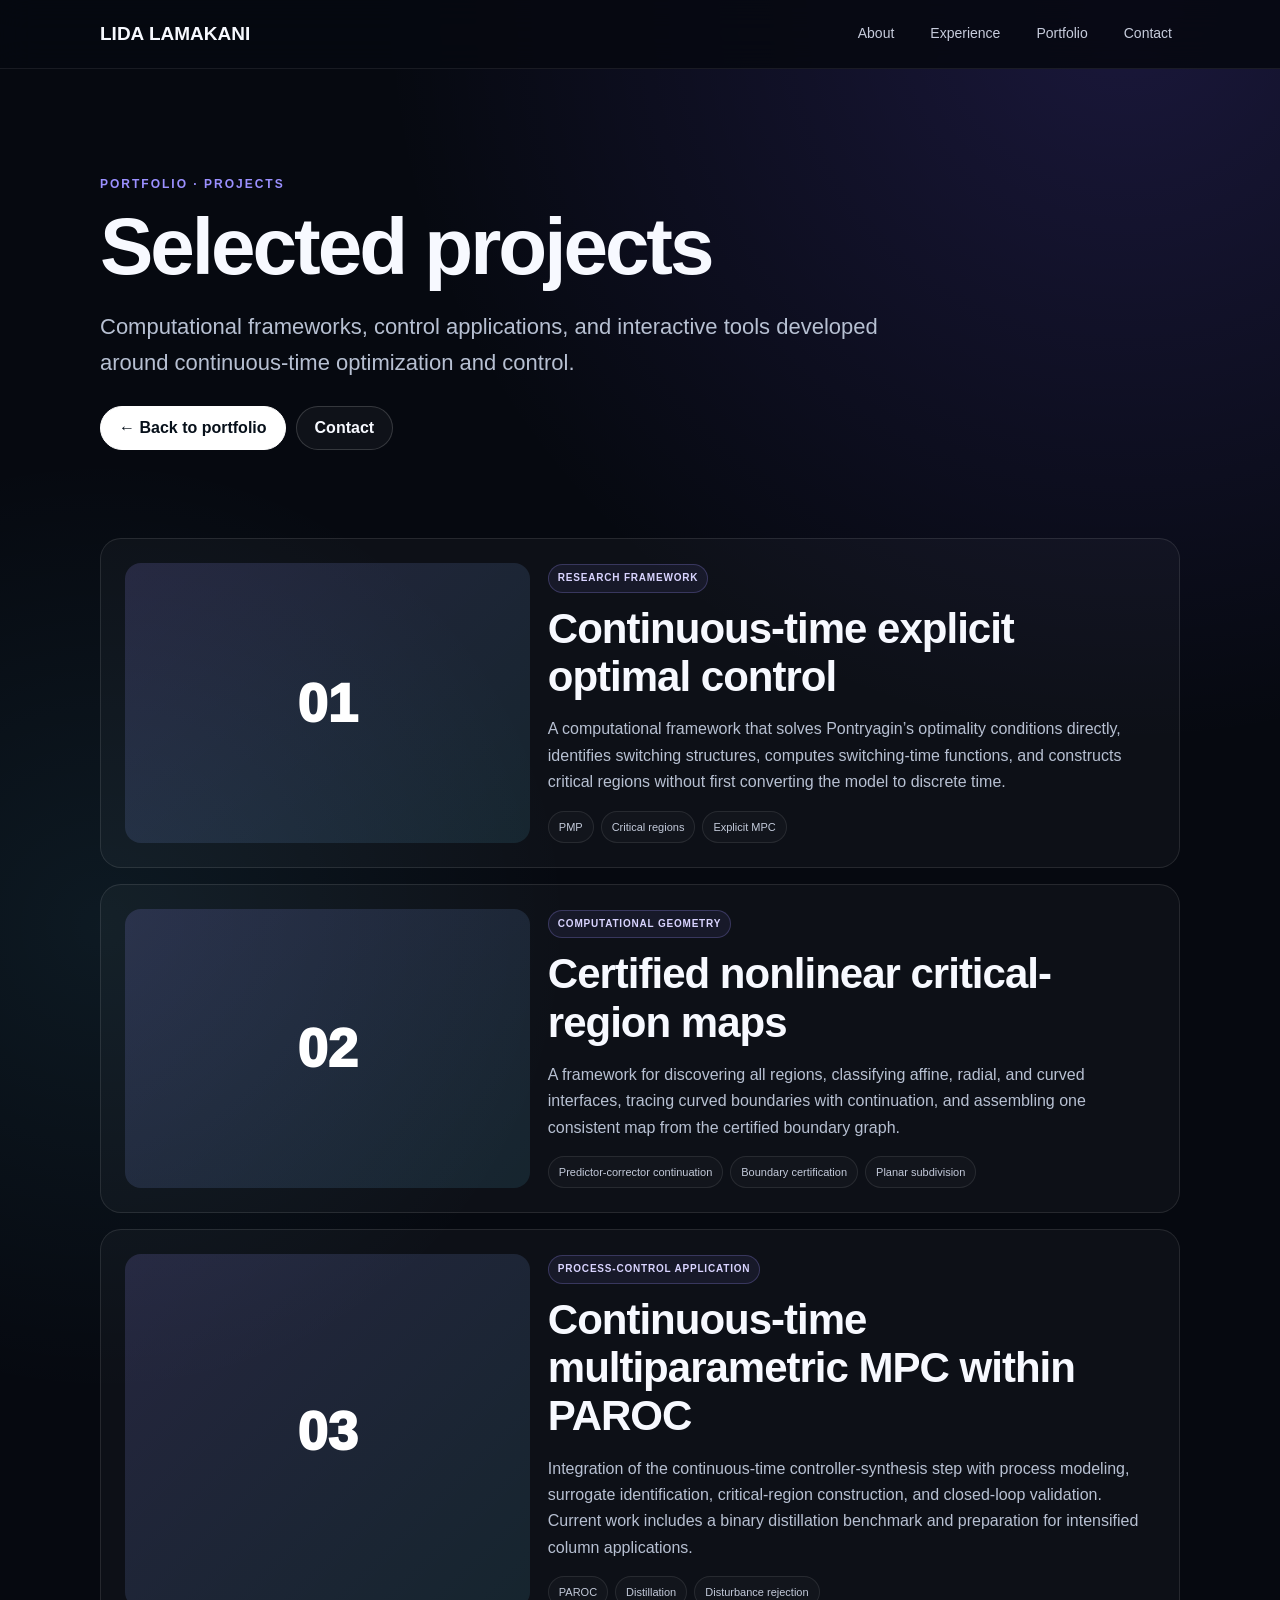
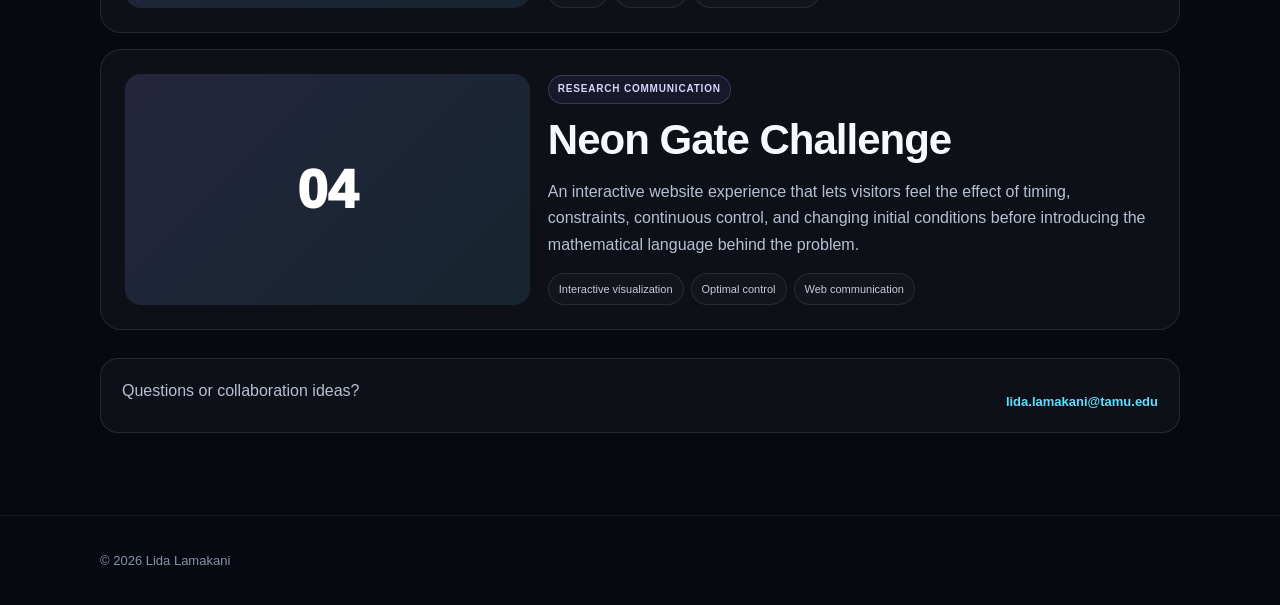
<file: projects.html>
<!DOCTYPE html>
<html lang="en">
<head>
  <meta charset="UTF-8">
  <meta name="viewport" content="width=device-width,initial-scale=1">
  <title>Projects | Lida Lamakani</title>
  <meta name="description" content="Computational frameworks, control applications, and interactive tools developed around continuous-time optimization and control.">
  <link rel="stylesheet" href="./portfolio-pages.css">
</head>
<body>
<header>
  <nav class="container">
    <a class="logo" href="./index.html#home">LIDA LAMAKANI</a>
    <div class="nav">
      <a href="./index.html#about">About</a>
      <a href="./index.html#experience">Experience</a>
      <a href="./index.html#portfolio">Portfolio</a>
      <a href="./index.html#contact">Contact</a>
    </div>
  </nav>
</header>

<main>
  <section class="hero">
    <div class="container">
      <p class="eyebrow">Portfolio · Projects</p>
      <h1>Selected projects</h1>
      <p class="lead">Computational frameworks, control applications, and interactive tools developed around continuous-time optimization and control.</p>
      <div class="page-actions">
        <a class="button primary" href="./index.html#portfolio">← Back to portfolio</a>
        <a class="button" href="./index.html#contact">Contact</a>
      </div>
    </div>
  </section>

  <section class="section">
    <div class="container">
      
<div class="feature">
  <div class="feature-number">01</div>
  <div>
    <span class="status">Research framework</span>
    <h2>Continuous-time explicit optimal control</h2>
    <p>
      A computational framework that solves Pontryagin’s optimality conditions directly,
      identifies switching structures, computes switching-time functions, and constructs
      critical regions without first converting the model to discrete time.
    </p>
    <div class="tag-row">
      <span class="tag">PMP</span>
      <span class="tag">Critical regions</span>
      <span class="tag">Explicit MPC</span>
    </div>
  </div>
</div>

<div class="feature">
  <div class="feature-number">02</div>
  <div>
    <span class="status">Computational geometry</span>
    <h2>Certified nonlinear critical-region maps</h2>
    <p>
      A framework for discovering all regions, classifying affine, radial, and curved
      interfaces, tracing curved boundaries with continuation, and assembling one consistent
      map from the certified boundary graph.
    </p>
    <div class="tag-row">
      <span class="tag">Predictor-corrector continuation</span>
      <span class="tag">Boundary certification</span>
      <span class="tag">Planar subdivision</span>
    </div>
  </div>
</div>

<div class="feature">
  <div class="feature-number">03</div>
  <div>
    <span class="status">Process-control application</span>
    <h2>Continuous-time multiparametric MPC within PAROC</h2>
    <p>
      Integration of the continuous-time controller-synthesis step with process modeling,
      surrogate identification, critical-region construction, and closed-loop validation.
      Current work includes a binary distillation benchmark and preparation for intensified
      column applications.
    </p>
    <div class="tag-row">
      <span class="tag">PAROC</span>
      <span class="tag">Distillation</span>
      <span class="tag">Disturbance rejection</span>
    </div>
  </div>
</div>

<div class="feature">
  <div class="feature-number">04</div>
  <div>
    <span class="status">Research communication</span>
    <h2>Neon Gate Challenge</h2>
    <p>
      An interactive website experience that lets visitors feel the effect of timing,
      constraints, continuous control, and changing initial conditions before introducing
      the mathematical language behind the problem.
    </p>
    <div class="tag-row">
      <span class="tag">Interactive visualization</span>
      <span class="tag">Optimal control</span>
      <span class="tag">Web communication</span>
    </div>
  </div>
</div>

      <div class="contact-strip">
        <span>Questions or collaboration ideas?</span>
        <a class="inline-link" href="mailto:lida.lamakani@tamu.edu">lida.lamakani@tamu.edu</a>
      </div>
    </div>
  </section>
</main>

<footer>
  <div class="container">© 2026 Lida Lamakani</div>
</footer>
</body>
</html>
</file>
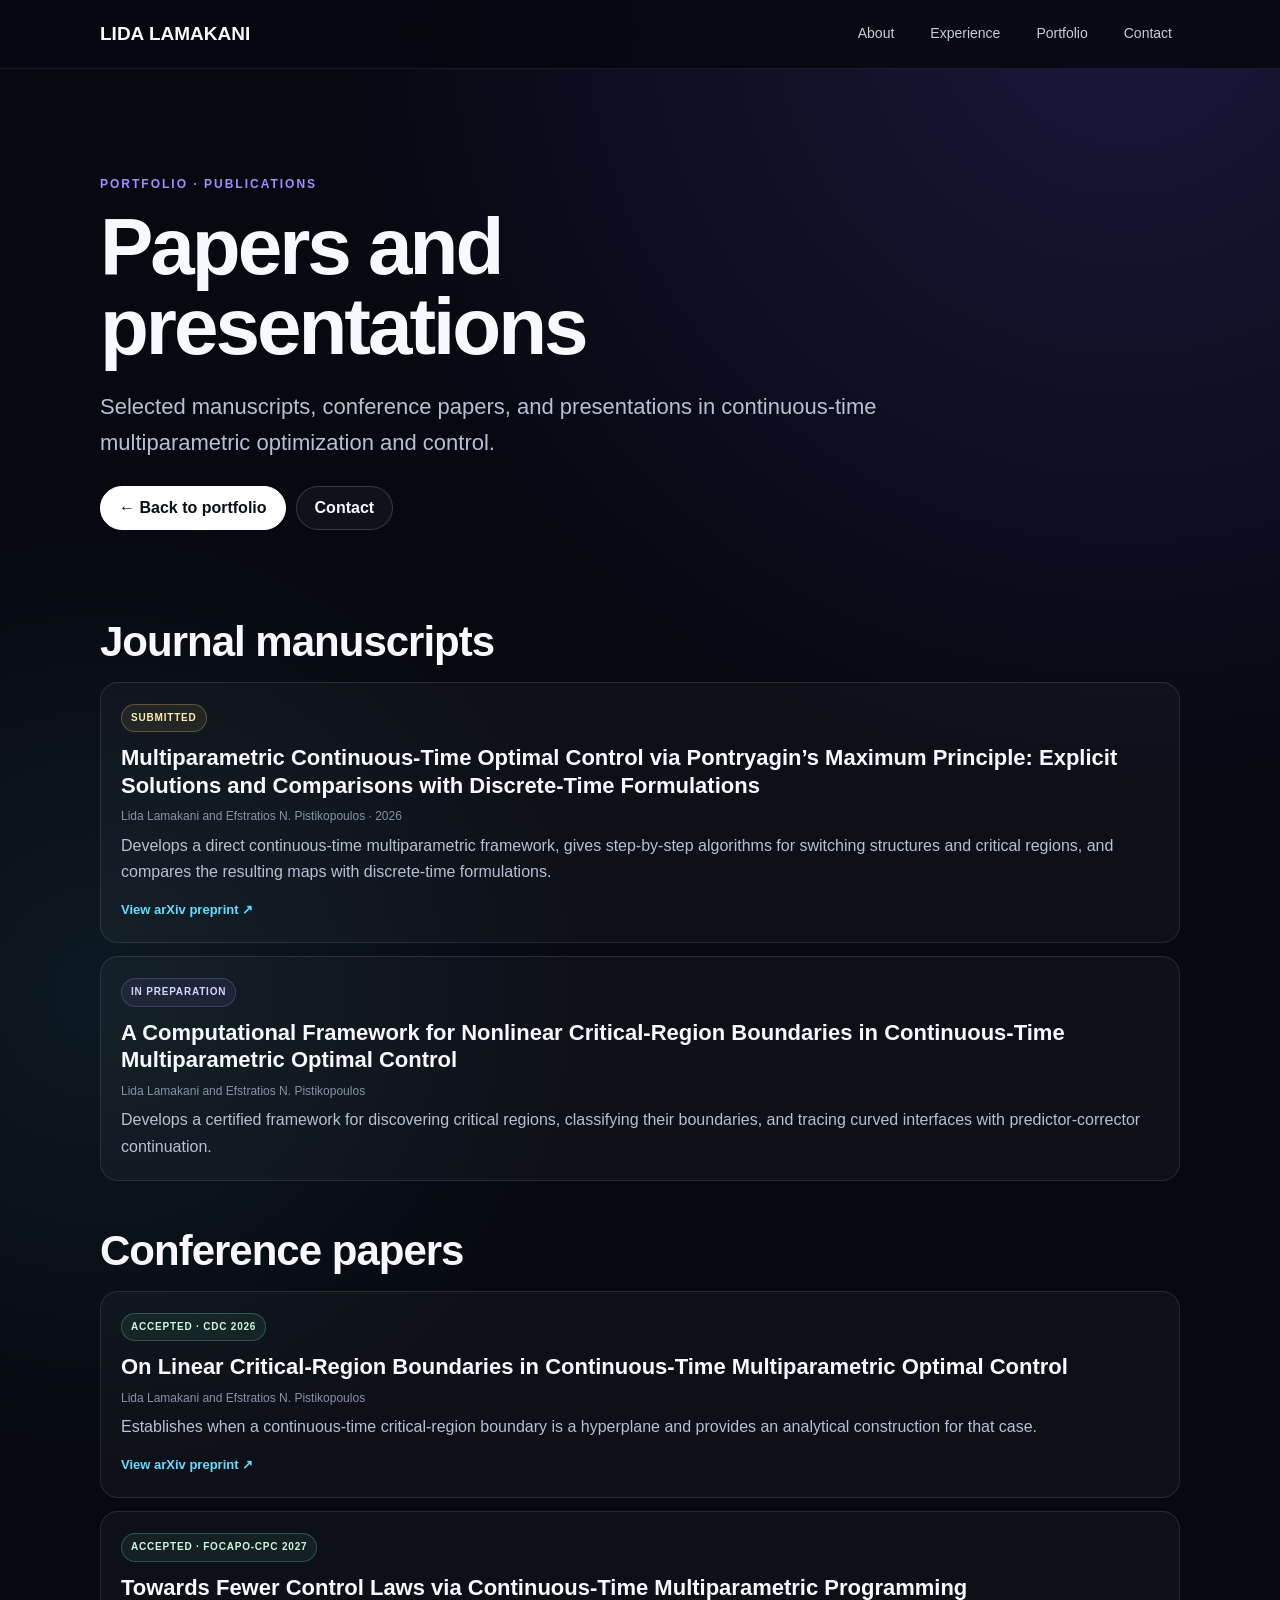
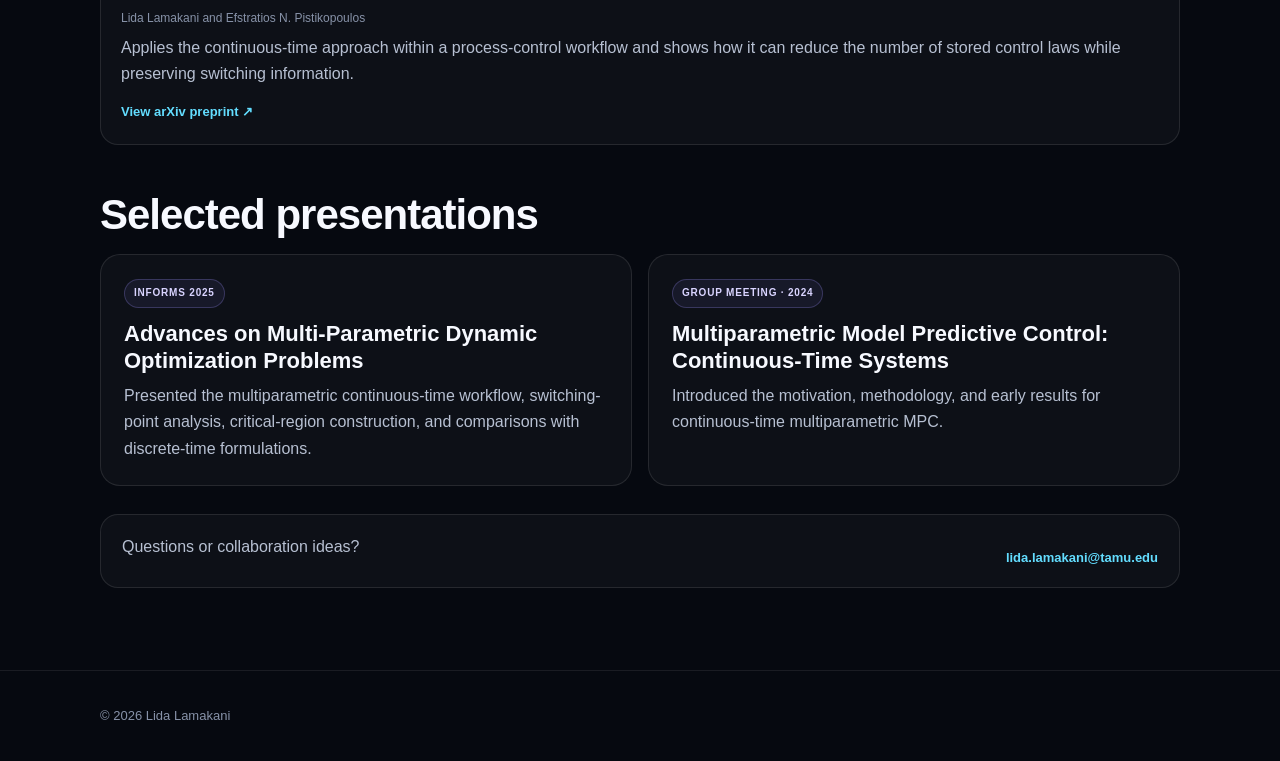
<file: publications.html>
<!DOCTYPE html>
<html lang="en">
<head>
  <meta charset="UTF-8">
  <meta name="viewport" content="width=device-width,initial-scale=1">
  <title>Publications | Lida Lamakani</title>
  <meta name="description" content="Selected manuscripts, conference papers, and presentations in continuous-time multiparametric optimization and control.">
  <link rel="stylesheet" href="./portfolio-pages.css">
</head>
<body>
<header>
  <nav class="container">
    <a class="logo" href="./index.html#home">LIDA LAMAKANI</a>
    <div class="nav">
      <a href="./index.html#about">About</a>
      <a href="./index.html#experience">Experience</a>
      <a href="./index.html#portfolio">Portfolio</a>
      <a href="./index.html#contact">Contact</a>
    </div>
  </nav>
</header>

<main>
  <section class="hero">
    <div class="container">
      <p class="eyebrow">Portfolio · Publications</p>
      <h1>Papers and presentations</h1>
      <p class="lead">Selected manuscripts, conference papers, and presentations in continuous-time multiparametric optimization and control.</p>
      <div class="page-actions">
        <a class="button primary" href="./index.html#portfolio">← Back to portfolio</a>
        <a class="button" href="./index.html#contact">Contact</a>
      </div>
    </div>
  </section>

  <section class="section">
    <div class="container">
      
<h2>Journal manuscripts</h2>
<div class="list">
  <article class="publication">
    <span class="status gold">Submitted</span>
    <h3>Multiparametric Continuous-Time Optimal Control via Pontryagin’s Maximum Principle: Explicit Solutions and Comparisons with Discrete-Time Formulations</h3>
    <div class="meta">Lida Lamakani and Efstratios N. Pistikopoulos · 2026</div>
    <p>
      Develops a direct continuous-time multiparametric framework, gives step-by-step
      algorithms for switching structures and critical regions, and compares the resulting
      maps with discrete-time formulations.
    </p>
    <a class="inline-link" href="https://arxiv.org/abs/2603.16887" target="_blank" rel="noopener">View arXiv preprint ↗</a>
  </article>

  <article class="publication">
    <span class="status">In preparation</span>
    <h3>A Computational Framework for Nonlinear Critical-Region Boundaries in Continuous-Time Multiparametric Optimal Control</h3>
    <div class="meta">Lida Lamakani and Efstratios N. Pistikopoulos</div>
    <p>
      Develops a certified framework for discovering critical regions, classifying their
      boundaries, and tracing curved interfaces with predictor-corrector continuation.
    </p>
  </article>
</div>

<h2 style="margin-top:46px">Conference papers</h2>
<div class="list">
  <article class="publication">
    <span class="status green">Accepted · CDC 2026</span>
    <h3>On Linear Critical-Region Boundaries in Continuous-Time Multiparametric Optimal Control</h3>
    <div class="meta">Lida Lamakani and Efstratios N. Pistikopoulos</div>
    <p>
      Establishes when a continuous-time critical-region boundary is a hyperplane
      and provides an analytical construction for that case.
    </p>
    <a class="inline-link" href="https://arxiv.org/abs/2604.07693" target="_blank" rel="noopener">View arXiv preprint ↗</a>
  </article>

  <article class="publication">
    <span class="status green">Accepted · FOCAPO-CPC 2027</span>
    <h3>Towards Fewer Control Laws via Continuous-Time Multiparametric Programming</h3>
    <div class="meta">Lida Lamakani and Efstratios N. Pistikopoulos</div>
    <p>
      Applies the continuous-time approach within a process-control workflow and
      shows how it can reduce the number of stored control laws while preserving
      switching information.
    </p>
    <a class="inline-link" href="https://arxiv.org/abs/2606.21031" target="_blank" rel="noopener">
      View arXiv preprint ↗
    </a>
  </article>
</div>

<h2 style="margin-top:46px">Selected presentations</h2>
<div class="grid">
  <article class="card">
    <span class="status">INFORMS 2025</span>
    <h3>Advances on Multi-Parametric Dynamic Optimization Problems</h3>
    <p>
      Presented the multiparametric continuous-time workflow, switching-point analysis,
      critical-region construction, and comparisons with discrete-time formulations.
    </p>
  </article>

  <article class="card">
    <span class="status">Group meeting · 2024</span>
    <h3>Multiparametric Model Predictive Control: Continuous-Time Systems</h3>
    <p>
      Introduced the motivation, methodology, and early results for continuous-time
      multiparametric MPC.
    </p>
  </article>
</div>

      <div class="contact-strip">
        <span>Questions or collaboration ideas?</span>
        <a class="inline-link" href="mailto:lida.lamakani@tamu.edu">lida.lamakani@tamu.edu</a>
      </div>
    </div>
  </section>
</main>

<footer>
  <div class="container">© 2026 Lida Lamakani</div>
</footer>
</body>
</html>
</file>
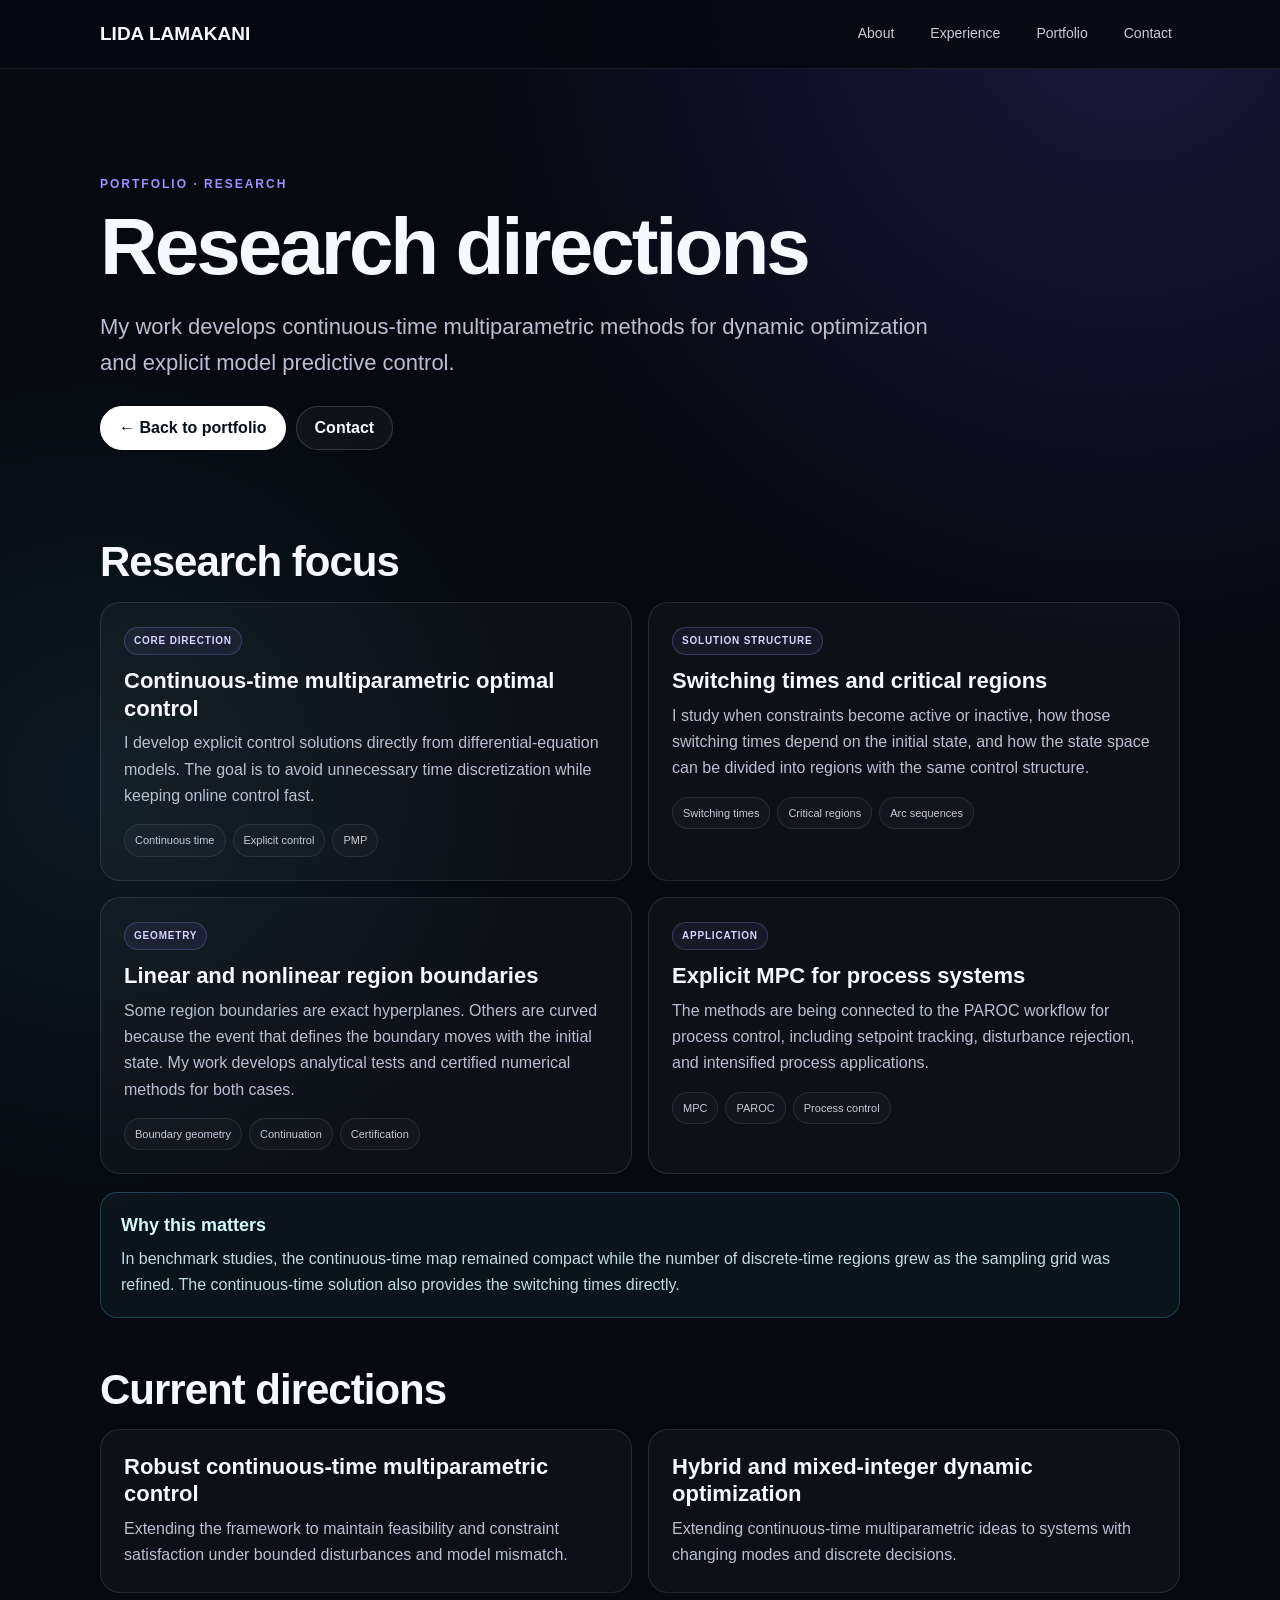
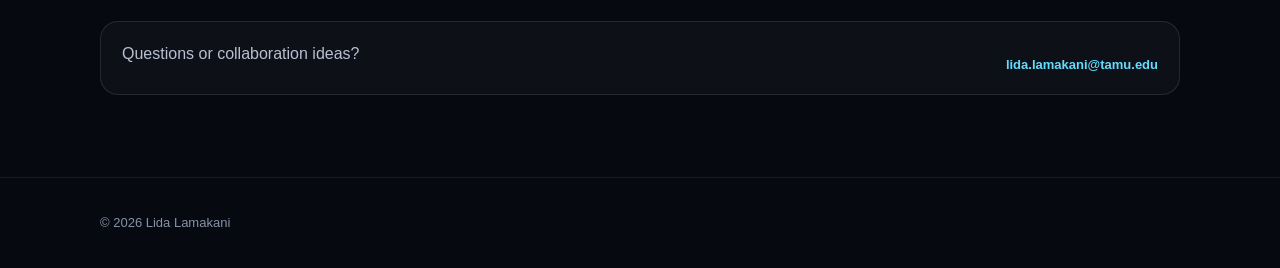
<file: research.html>
<!DOCTYPE html>
<html lang="en">
<head>
  <meta charset="UTF-8">
  <meta name="viewport" content="width=device-width,initial-scale=1">
  <title>Research | Lida Lamakani</title>
  <meta name="description" content="My work develops continuous-time multiparametric methods for dynamic optimization and explicit model predictive control.">
  <link rel="stylesheet" href="./portfolio-pages.css">
</head>
<body>
<header>
  <nav class="container">
    <a class="logo" href="./index.html#home">LIDA LAMAKANI</a>
    <div class="nav">
      <a href="./index.html#about">About</a>
      <a href="./index.html#experience">Experience</a>
      <a href="./index.html#portfolio">Portfolio</a>
      <a href="./index.html#contact">Contact</a>
    </div>
  </nav>
</header>

<main>
  <section class="hero">
    <div class="container">
      <p class="eyebrow">Portfolio · Research</p>
      <h1>Research directions</h1>
      <p class="lead">My work develops continuous-time multiparametric methods for dynamic optimization and explicit model predictive control.</p>
      <div class="page-actions">
        <a class="button primary" href="./index.html#portfolio">← Back to portfolio</a>
        <a class="button" href="./index.html#contact">Contact</a>
      </div>
    </div>
  </section>

  <section class="section">
    <div class="container">
      
<h2>Research focus</h2>
<div class="grid">
  <article class="card">
    <span class="status">Core direction</span>
    <h3>Continuous-time multiparametric optimal control</h3>
    <p>
      I develop explicit control solutions directly from differential-equation models.
      The goal is to avoid unnecessary time discretization while keeping online control fast.
    </p>
    <div class="tag-row">
      <span class="tag">Continuous time</span>
      <span class="tag">Explicit control</span>
      <span class="tag">PMP</span>
    </div>
  </article>

  <article class="card">
    <span class="status">Solution structure</span>
    <h3>Switching times and critical regions</h3>
    <p>
      I study when constraints become active or inactive, how those switching times depend
      on the initial state, and how the state space can be divided into regions with the same control structure.
    </p>
    <div class="tag-row">
      <span class="tag">Switching times</span>
      <span class="tag">Critical regions</span>
      <span class="tag">Arc sequences</span>
    </div>
  </article>

  <article class="card">
    <span class="status">Geometry</span>
    <h3>Linear and nonlinear region boundaries</h3>
    <p>
      Some region boundaries are exact hyperplanes. Others are curved because the event
      that defines the boundary moves with the initial state. My work develops analytical
      tests and certified numerical methods for both cases.
    </p>
    <div class="tag-row">
      <span class="tag">Boundary geometry</span>
      <span class="tag">Continuation</span>
      <span class="tag">Certification</span>
    </div>
  </article>

  <article class="card">
    <span class="status">Application</span>
    <h3>Explicit MPC for process systems</h3>
    <p>
      The methods are being connected to the PAROC workflow for process control,
      including setpoint tracking, disturbance rejection, and intensified process applications.
    </p>
    <div class="tag-row">
      <span class="tag">MPC</span>
      <span class="tag">PAROC</span>
      <span class="tag">Process control</span>
    </div>
  </article>
</div>

<div class="callout">
  <strong>Why this matters</strong>
  <p>
    In benchmark studies, the continuous-time map remained compact while the number of
    discrete-time regions grew as the sampling grid was refined. The continuous-time solution
    also provides the switching times directly.
  </p>
</div>

<h2 style="margin-top:48px">Current directions</h2>
<div class="grid">
  <article class="card">
    <h3>Robust continuous-time multiparametric control</h3>
    <p>
      Extending the framework to maintain feasibility and constraint satisfaction
      under bounded disturbances and model mismatch.
    </p>
  </article>
  <article class="card">
    <h3>Hybrid and mixed-integer dynamic optimization</h3>
    <p>
      Extending continuous-time multiparametric ideas to systems with changing modes
      and discrete decisions.
    </p>
  </article>
</div>

      <div class="contact-strip">
        <span>Questions or collaboration ideas?</span>
        <a class="inline-link" href="mailto:lida.lamakani@tamu.edu">lida.lamakani@tamu.edu</a>
      </div>
    </div>
  </section>
</main>

<footer>
  <div class="container">© 2026 Lida Lamakani</div>
</footer>
</body>
</html>
</file>
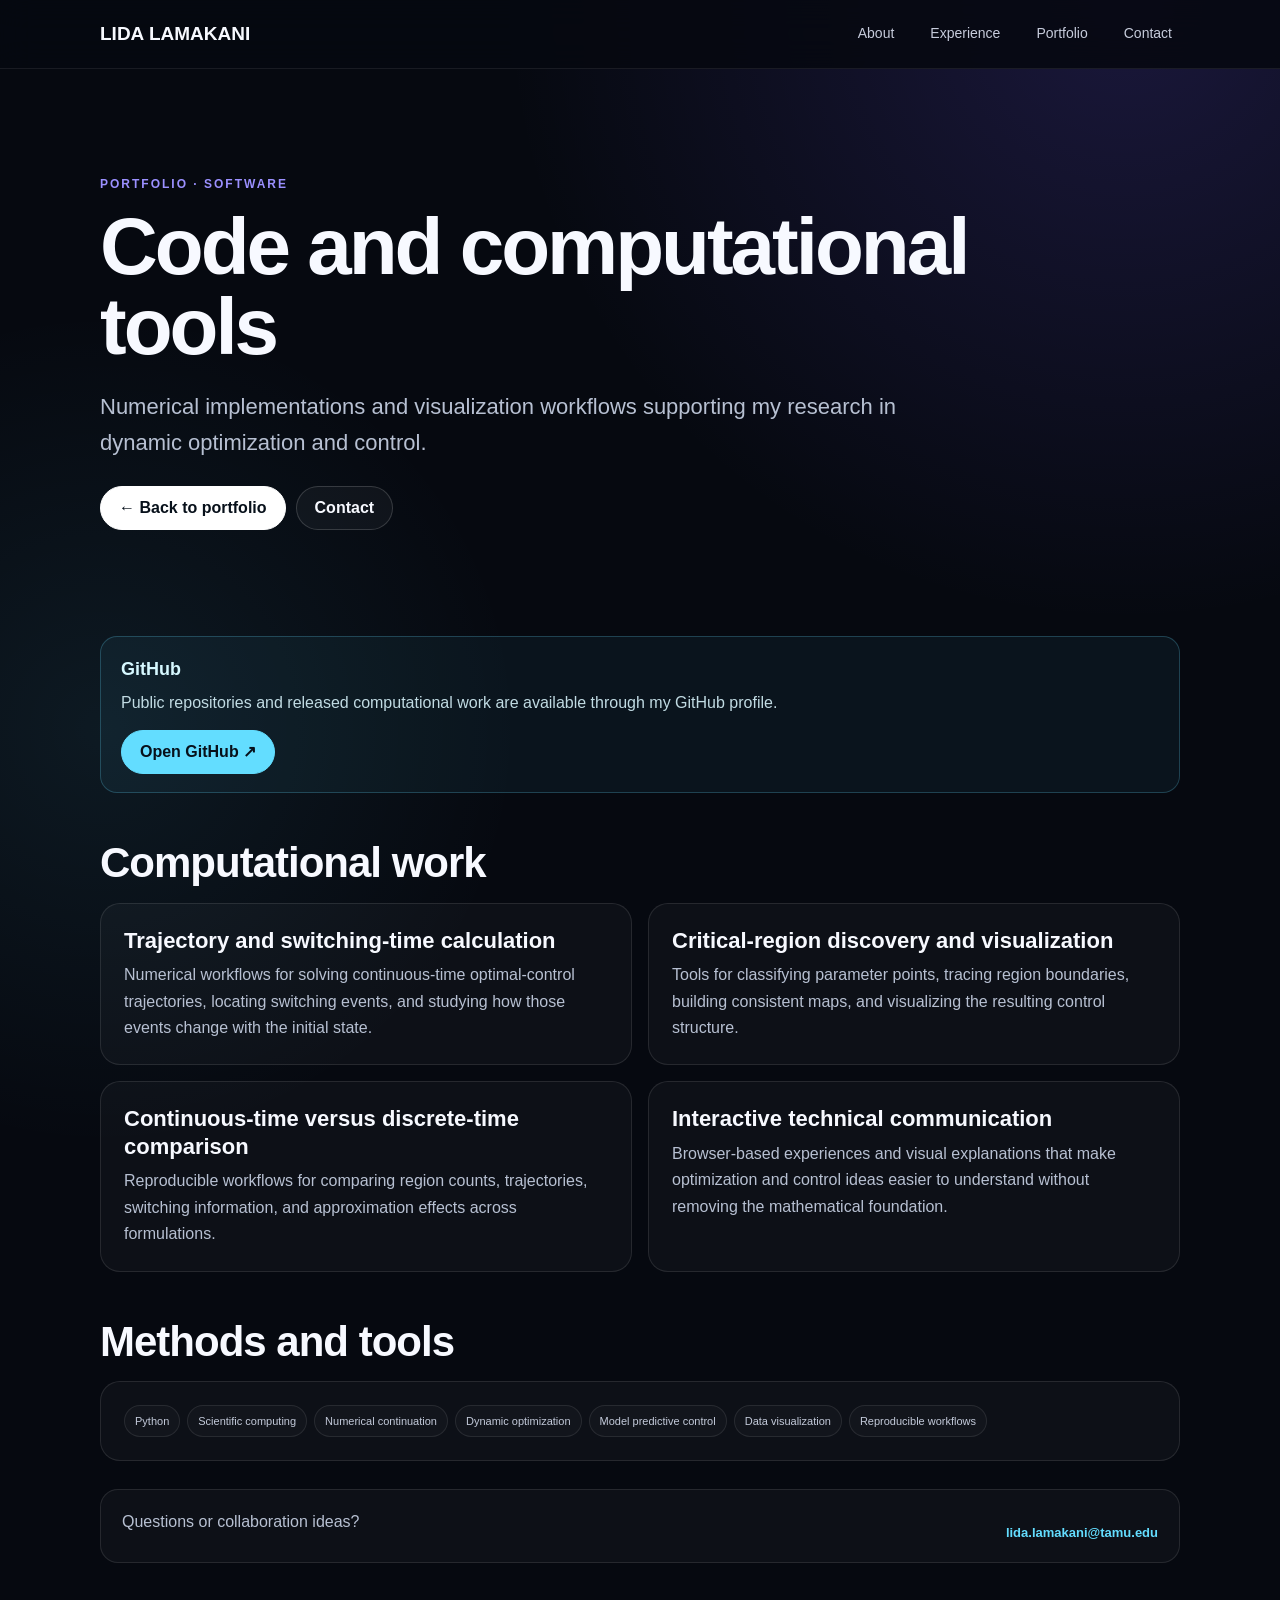
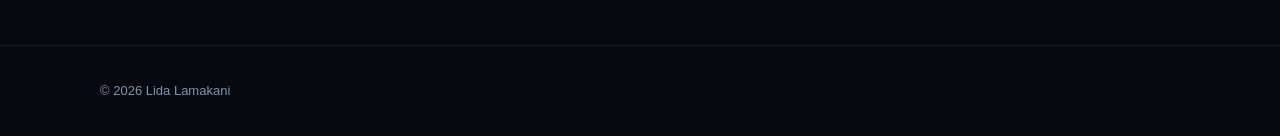
<file: software.html>
<!DOCTYPE html>
<html lang="en">
<head>
  <meta charset="UTF-8">
  <meta name="viewport" content="width=device-width,initial-scale=1">
  <title>Software | Lida Lamakani</title>
  <meta name="description" content="Numerical implementations and visualization workflows supporting my research in dynamic optimization and control.">
  <link rel="stylesheet" href="./portfolio-pages.css">
</head>
<body>
<header>
  <nav class="container">
    <a class="logo" href="./index.html#home">LIDA LAMAKANI</a>
    <div class="nav">
      <a href="./index.html#about">About</a>
      <a href="./index.html#experience">Experience</a>
      <a href="./index.html#portfolio">Portfolio</a>
      <a href="./index.html#contact">Contact</a>
    </div>
  </nav>
</header>

<main>
  <section class="hero">
    <div class="container">
      <p class="eyebrow">Portfolio · Software</p>
      <h1>Code and computational tools</h1>
      <p class="lead">Numerical implementations and visualization workflows supporting my research in dynamic optimization and control.</p>
      <div class="page-actions">
        <a class="button primary" href="./index.html#portfolio">← Back to portfolio</a>
        <a class="button" href="./index.html#contact">Contact</a>
      </div>
    </div>
  </section>

  <section class="section">
    <div class="container">
      
<div class="callout">
  <strong>GitHub</strong>
  <p>
    Public repositories and released computational work are available through my GitHub profile.
  </p>
  <a class="button cyan" style="margin-top:14px" href="https://github.com/LidaLMK" target="_blank" rel="noopener">Open GitHub ↗</a>
</div>

<h2 style="margin-top:46px">Computational work</h2>
<div class="grid">
  <article class="card">
    <h3>Trajectory and switching-time calculation</h3>
    <p>
      Numerical workflows for solving continuous-time optimal-control trajectories,
      locating switching events, and studying how those events change with the initial state.
    </p>
  </article>

  <article class="card">
    <h3>Critical-region discovery and visualization</h3>
    <p>
      Tools for classifying parameter points, tracing region boundaries,
      building consistent maps, and visualizing the resulting control structure.
    </p>
  </article>

  <article class="card">
    <h3>Continuous-time versus discrete-time comparison</h3>
    <p>
      Reproducible workflows for comparing region counts, trajectories,
      switching information, and approximation effects across formulations.
    </p>
  </article>

  <article class="card">
    <h3>Interactive technical communication</h3>
    <p>
      Browser-based experiences and visual explanations that make optimization
      and control ideas easier to understand without removing the mathematical foundation.
    </p>
  </article>
</div>

<h2 style="margin-top:46px">Methods and tools</h2>
<div class="card">
  <div class="tag-row" style="margin-top:0">
    <span class="tag">Python</span>
    <span class="tag">Scientific computing</span>
    <span class="tag">Numerical continuation</span>
    <span class="tag">Dynamic optimization</span>
    <span class="tag">Model predictive control</span>
    <span class="tag">Data visualization</span>
    <span class="tag">Reproducible workflows</span>
  </div>
</div>

      <div class="contact-strip">
        <span>Questions or collaboration ideas?</span>
        <a class="inline-link" href="mailto:lida.lamakani@tamu.edu">lida.lamakani@tamu.edu</a>
      </div>
    </div>
  </section>
</main>

<footer>
  <div class="container">© 2026 Lida Lamakani</div>
</footer>
</body>
</html>
</file>
<file: portfolio-pages.css>
:root{
  --bg:#060910;
  --panel:#0c1320;
  --panel2:#111a29;
  --text:#f7f9ff;
  --muted:#b7c0d2;
  --sub:#8792a8;
  --line:rgba(255,255,255,.10);
  --cyan:#63ddff;
  --violet:#9b90ff;
  --gold:#ffd166;
  --green:#76efb2;
}
*{box-sizing:border-box}
html{scroll-behavior:smooth}
body{
  margin:0;color:var(--text);
  font-family:Inter,Arial,Helvetica,sans-serif;
  line-height:1.65;
  background:
    radial-gradient(circle at 88% 0%,rgba(117,89,255,.18),transparent 30%),
    radial-gradient(circle at 8% 42%,rgba(99,221,255,.08),transparent 27%),
    var(--bg);
}
a{color:inherit;text-decoration:none}
.container{width:min(1080px,90%);margin:auto}
header{
  position:sticky;top:0;z-index:50;
  border-bottom:1px solid rgba(255,255,255,.08);
  background:rgba(6,9,16,.88);
  backdrop-filter:blur(16px)
}
nav{
  min-height:68px;display:flex;align-items:center;
  justify-content:space-between;gap:18px
}
.logo{font-weight:900;font-size:19px}
.nav{display:flex;gap:20px;color:#c7ccdc;font-size:14px}
.nav a{padding:7px 8px;border-radius:9px}
.nav a:hover{background:rgba(255,255,255,.06);color:#fff}
main{min-height:78vh}
.hero{padding:94px 0 64px}
.eyebrow{
  color:var(--violet);font-size:12px;font-weight:900;
  letter-spacing:2px;text-transform:uppercase
}
h1{
  max-width:900px;margin:10px 0 18px;
  font-size:clamp(46px,7vw,80px);
  line-height:1;letter-spacing:-3px
}
h2{
  margin:0 0 15px;font-size:clamp(28px,4vw,42px);
  line-height:1.15;letter-spacing:-1px
}
h3{margin:0 0 8px;font-size:22px;line-height:1.25}
.lead{max-width:850px;color:var(--muted);font-size:clamp(18px,2vw,22px)}
.page-actions{display:flex;flex-wrap:wrap;gap:10px;margin-top:25px}
.button{
  min-height:44px;padding:0 18px;border-radius:999px;
  display:inline-flex;align-items:center;justify-content:center;
  border:1px solid rgba(255,255,255,.16);
  background:rgba(255,255,255,.04);font-weight:900
}
.button.primary{background:#fff;color:#07101a;border-color:#fff}
.button.cyan{background:var(--cyan);color:#07101a;border-color:var(--cyan)}
.section{padding:24px 0 82px}
.grid{display:grid;grid-template-columns:repeat(2,minmax(0,1fr));gap:16px}
.card{
  padding:23px;border:1px solid var(--line);
  border-radius:20px;background:rgba(255,255,255,.032)
}
.card p{margin:0;color:var(--muted)}
.card ul{margin:12px 0 0;padding-left:19px;color:var(--muted)}
.card li+li{margin-top:6px}
.tag-row{display:flex;flex-wrap:wrap;gap:7px;margin-top:15px}
.tag{
  padding:6px 10px;border:1px solid rgba(255,255,255,.09);
  border-radius:999px;background:rgba(255,255,255,.025);
  color:#c3cada;font-size:11px
}
.status{
  display:inline-flex;margin-bottom:12px;padding:5px 9px;
  border-radius:999px;border:1px solid rgba(155,144,255,.25);
  background:rgba(155,144,255,.08);color:#d9d4ff;
  font-size:10px;font-weight:900;letter-spacing:.8px;text-transform:uppercase
}
.status.gold{
  border-color:rgba(255,209,102,.28);
  background:rgba(255,209,102,.08);color:#ffedb0
}
.status.green{
  border-color:rgba(118,239,178,.25);
  background:rgba(118,239,178,.075);color:#c9f8df
}
.callout{
  margin:18px 0 0;padding:18px 20px;
  border:1px solid rgba(99,221,255,.23);
  border-radius:17px;background:rgba(99,221,255,.055);
  color:#d6f8ff
}
.callout strong{display:block;font-size:18px;margin-bottom:5px}
.callout p{margin:0;color:#c1dbe3}
.list{
  display:grid;gap:13px
}
.publication{
  padding:20px;border:1px solid var(--line);
  border-radius:18px;background:rgba(255,255,255,.03)
}
.publication p{margin:6px 0 0;color:var(--muted)}
.publication .meta{color:var(--sub);font-size:12px}
.inline-link{
  display:inline-flex;margin-top:13px;
  color:var(--cyan);font-weight:900;font-size:13px
}
.feature{
  display:grid;grid-template-columns:.8fr 1.2fr;
  gap:18px;padding:24px;border:1px solid var(--line);
  border-radius:21px;background:rgba(255,255,255,.03)
}
.feature-number{
  display:grid;place-items:center;min-height:150px;
  border-radius:16px;background:
    linear-gradient(135deg,rgba(155,144,255,.17),rgba(99,221,255,.10));
  color:#fff;font-size:54px;font-weight:950
}
.feature p{margin:0;color:var(--muted)}
.feature+.feature{margin-top:16px}
.contact-strip{
  margin-top:28px;padding:19px 21px;border:1px solid var(--line);
  border-radius:18px;background:rgba(255,255,255,.03);
  display:flex;flex-wrap:wrap;justify-content:space-between;gap:12px
}
.contact-strip span{color:var(--muted)}
footer{
  padding:34px 0;border-top:1px solid rgba(255,255,255,.08);
  color:var(--sub);font-size:13px
}
@media(max-width:760px){
  nav{min-height:auto;flex-wrap:wrap;padding:8px 0 9px}
  .logo{width:100%;text-align:center;font-size:16px}
  .nav{
    width:100%;display:grid;
    grid-template-columns:repeat(4,minmax(0,1fr));
    gap:4px;font-size:11px
  }
  .nav a{
    padding:7px 2px;text-align:center;
    border:1px solid rgba(255,255,255,.07);
    background:rgba(255,255,255,.025)
  }
  .hero{padding:70px 0 44px}
  h1{letter-spacing:-2px}
  .grid,.feature{grid-template-columns:1fr}
  .feature-number{min-height:100px;font-size:42px}
}
</file>
